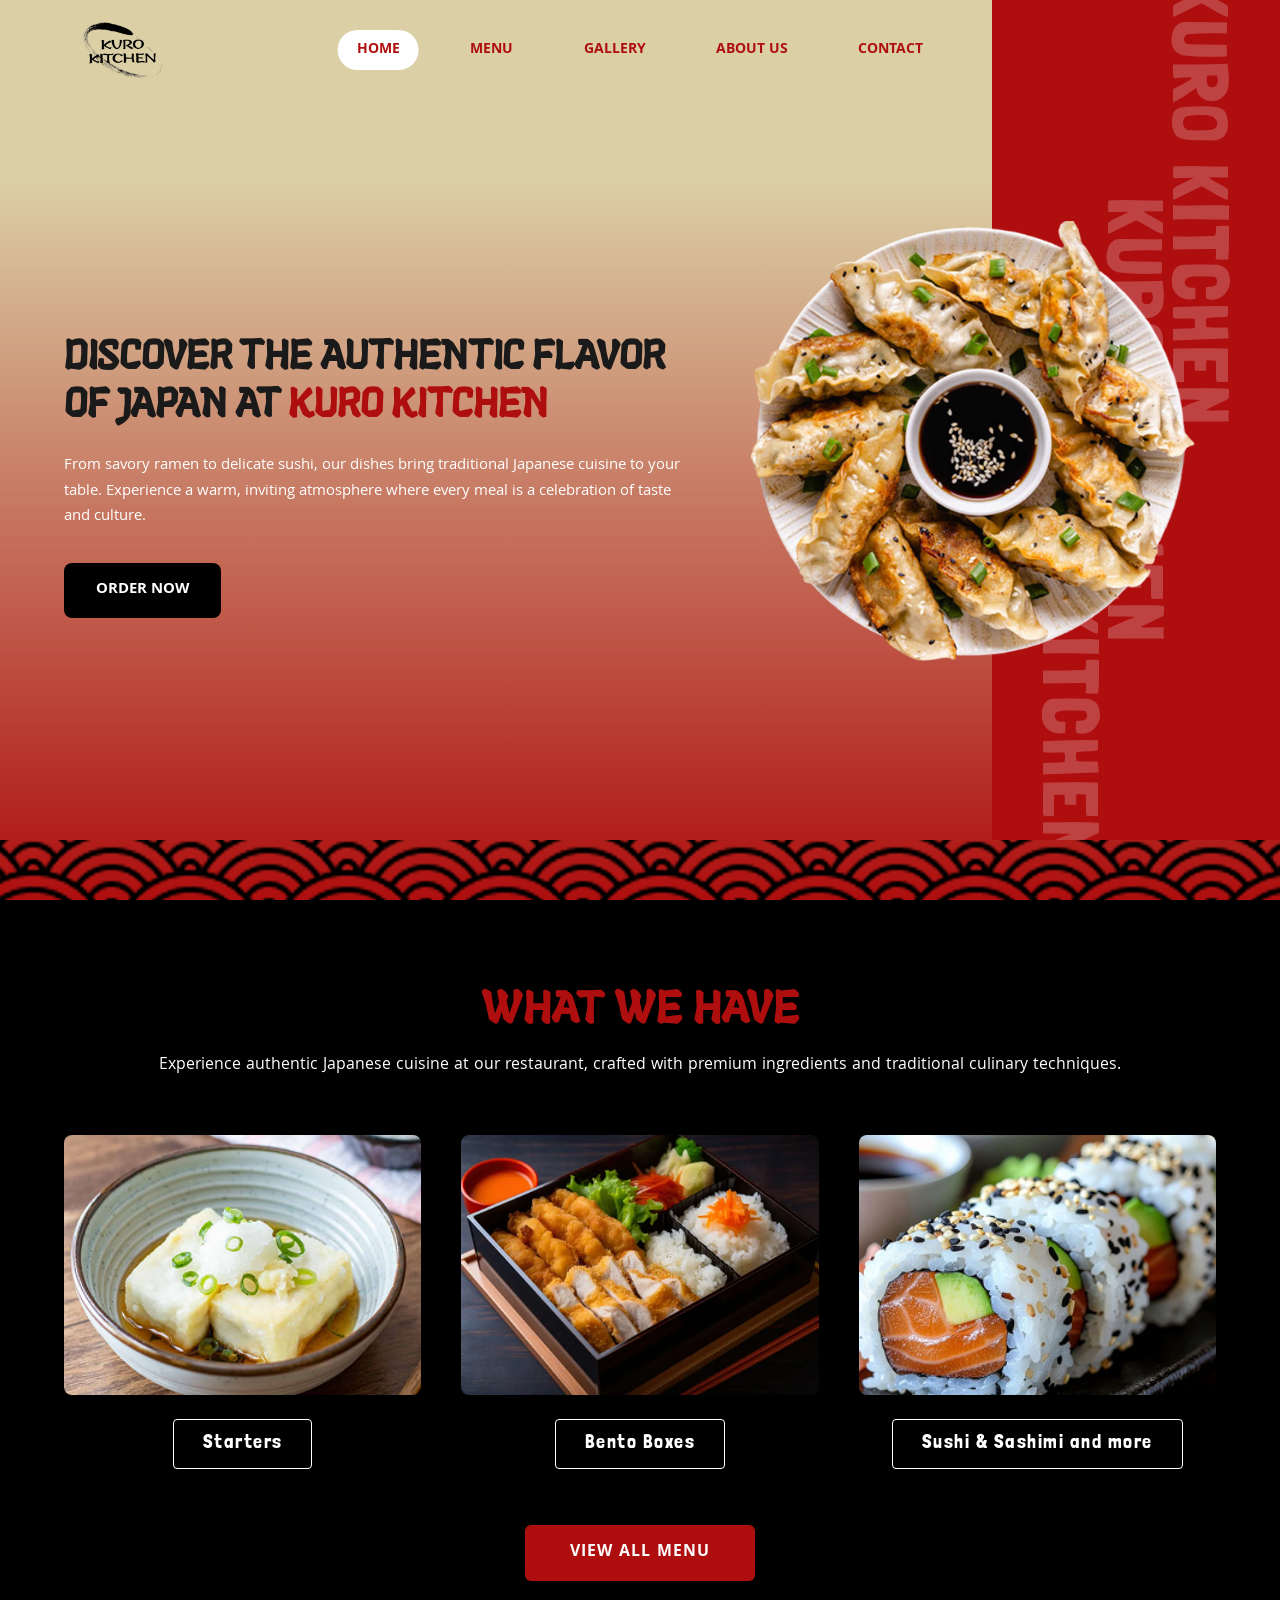
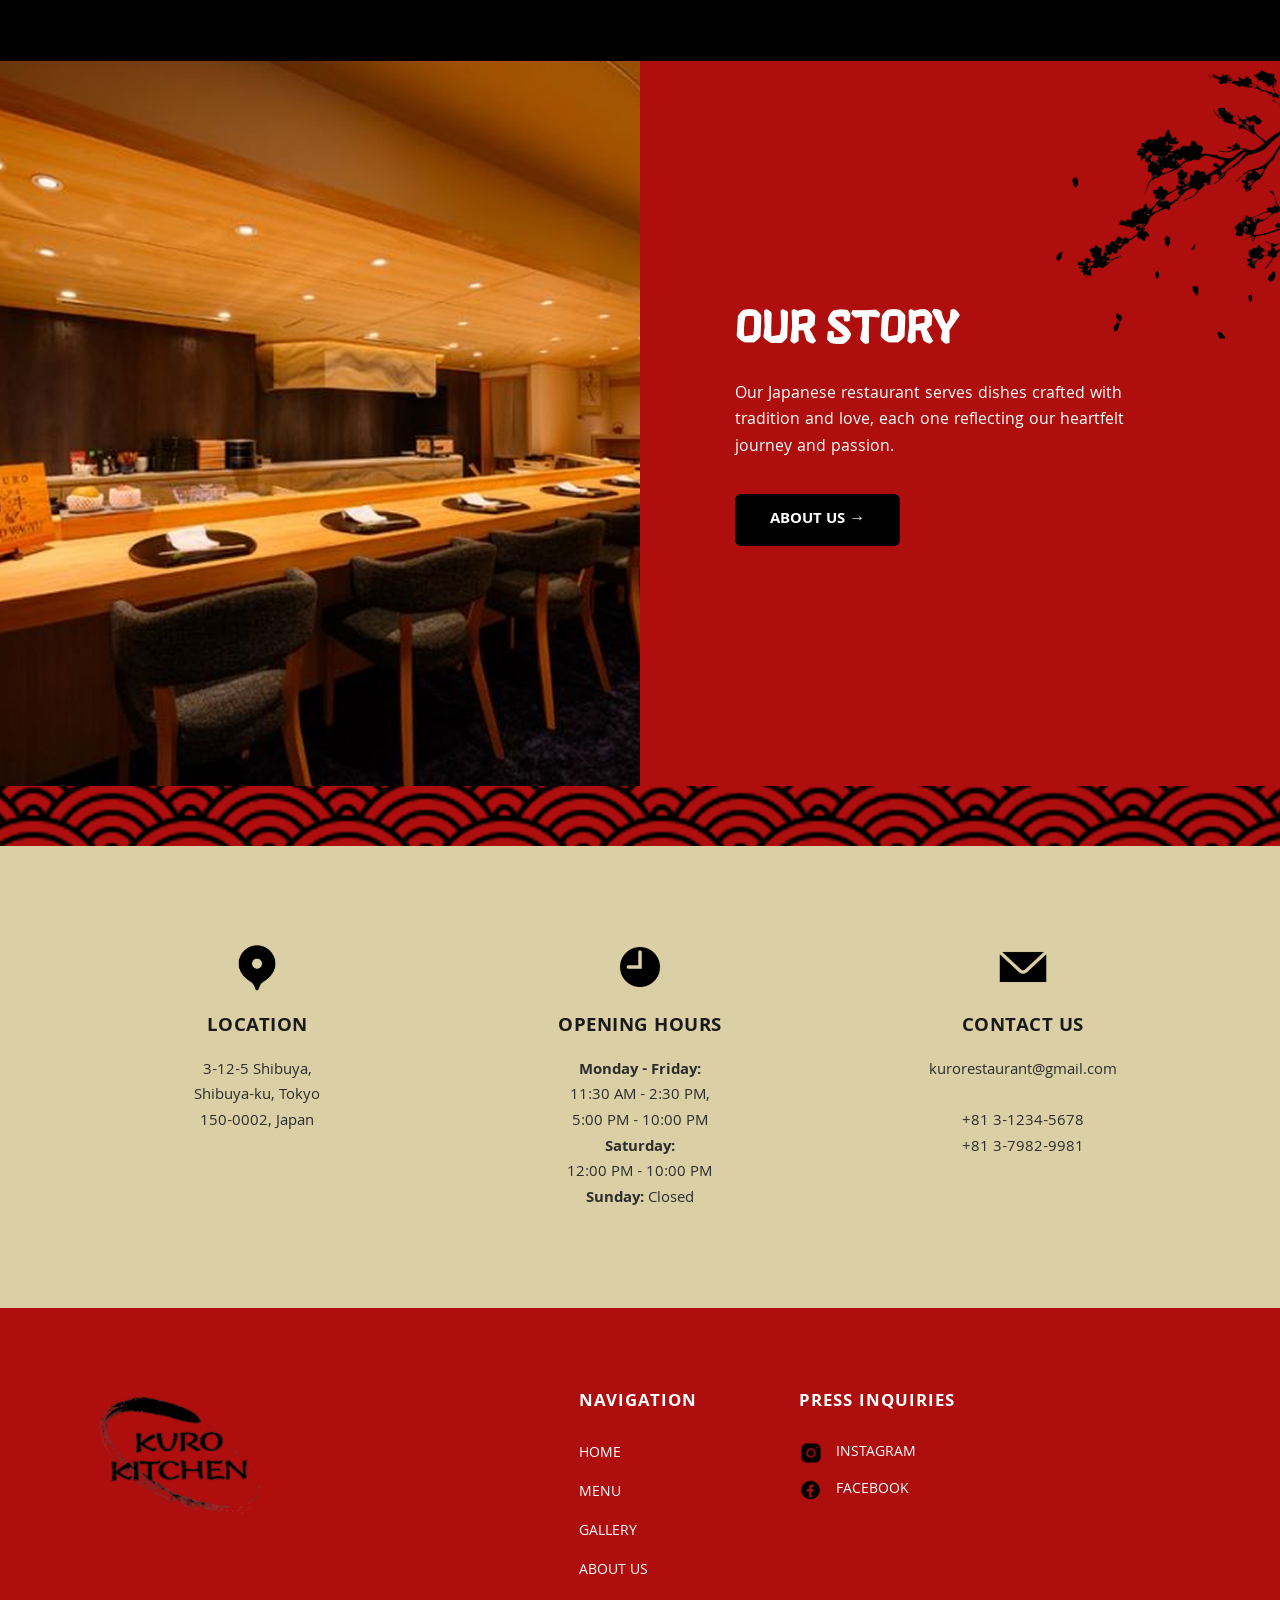
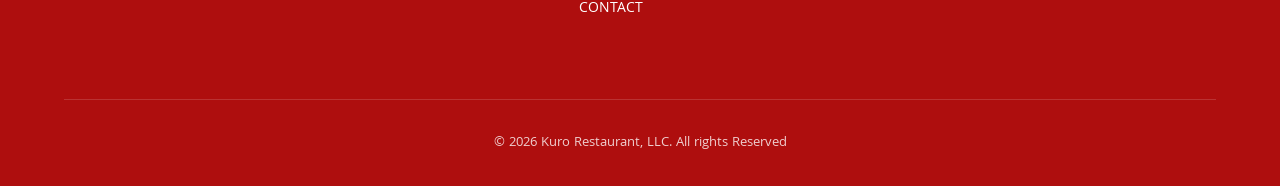
<file: Kuro Kitchen/index.html>
<!DOCTYPE html>
<html lang="en">

<head>
    <meta charset="UTF-8">
    <meta name="viewport" content="width=device-width, initial-scale=1.0">
    <title>Kuro Kitchen</title>
    <link rel="preconnect" href="https://fonts.googleapis.com">
    <link rel="preconnect" href="https://fonts.gstatic.com" crossorigin>
    <link href="https://fonts.googleapis.com/css2?family=Khula:wght@400;600;700&family=Langar&family=Londrina+Solid&display=swap" rel="stylesheet">
    <link rel="stylesheet" href="css/style.css">
</head>

<body>
    <!-- Global Navigation Header -->
    <header class="site-header">
        <div class="logo-container">
            <img src="images/kuro_kitchen_logo.png" alt="Kuro Kitchen Logo" class="logo-img">
        </div>
        <nav class="nav-links">
            <a href="index.html" class="active">HOME</a>
            <a href="menupage.html">MENU</a>
            <a href="#">GALLERY</a>
            <a href="#">ABOUT US</a>
            <a href="#">CONTACT</a>
        </nav>
    </header>

    <main>
        <!-- Home Page Landing Section -->
        <section class="landing-page">
            <div class="vertical-red-section">
                <div class="rotated-text-group">
                    <span class="kuro-text text-one">KURO KITCHEN</span>
                    <span class="kuro-text text-two">KURO KITCHEN</span>
                    <span class="kuro-text text-three">KURO KITCHEN</span>
                </div>
            </div>

            <div class="landing-content-wrapper">
                <div class="hero-text-content">
                    <h1>DISCOVER THE AUTHENTIC FLAVOR OF JAPAN AT <span class="brand-red">KURO KITCHEN</span></h1>
                    <p>From savory ramen to delicate sushi, our dishes bring traditional Japanese cuisine to your table. Experience a warm, inviting atmosphere where every meal is a celebration of taste and culture.</p>
                    <button id="orderBtn">ORDER NOW</button>
                </div>

                <div class="hero-visual-content">
                    <div class="food-plate-container">
                        <img src="images/food_plate.png" alt="Japanese Gyoza Plate" class="food-img">
                    </div>
                </div>
            </div>

            <div class="wave-divider">
                <img src="images/wave_divider.png" alt="Wave Divider" class="wave-img">
            </div>
        </section>

        <!-- What We Have Preview Section -->
        <section class="menu-preview-section">
            <div class="menu-preview-container">
                <h2 class="section-title">WHAT WE HAVE</h2>
                <p class="section-subtitle">Experience authentic Japanese cuisine at our restaurant, crafted with premium ingredients and traditional culinary techniques.</p>
                
                <div class="menu-cards-grid">
                    <div class="menu-preview-card">
                        <div class="preview-img-container">
                            <img src="images/starter.jpg" alt="Tofu Bowl" class="preview-img">
                        </div>
                        <div class="preview-label-box">
                            <span>Starters</span>
                        </div>
                    </div>

                    <div class="menu-preview-card">
                        <div class="preview-img-container">
                            <img src="images/bento_box.jpg" alt="Bento Boxes" class="preview-img">
                        </div>
                        <div class="preview-label-box">
                            <span>Bento Boxes</span>
                        </div>
                    </div>

                    <div class="menu-preview-card">
                        <div class="preview-img-container">
                            <img src="images/sashimi_sushi_more.jpg" alt="Sushi" class="preview-img">
                        </div>
                        <div class="preview-label-box">
                            <span>Sushi & Sashimi and more</span>
                        </div>
                    </div>
                </div>

                <!-- View Menu Button linked directly to menupage.html #starters -->
                <div class="view-menu-container">
                    <a href="menupage.html#starters" style="text-decoration: none;">
                        <button id="viewAllMenuBtn">VIEW ALL MENU</button>
                    </a>
                </div>
            </div>
        </section>

        <!-- Our Story Section -->
        <section class="about-story-section">
            <div class="about-grid-wrapper">
                <div class="about-image-container">
                    <img src="images/restaurant.jpg" alt="Kuro Kitchen Restaurant Interior" class="restaurant-img">
                </div>
                <div class="about-content-container">
                    <img src="images/tree.png" alt="Cherry Blossom Tree Branch" class="tree-decoration">
                    <div class="about-text-box">
                        <h2 class="story-title">OUR STORY</h2>
                        <p class="story-desc">Our Japanese restaurant serves dishes crafted with tradition and love, each one reflecting our heartfelt journey and passion.</p>
                        <button id="aboutUsBtn">ABOUT US &rarr;</button>
                    </div>
                </div>
            </div>

            <div class="wave-divider">
                <img src="images/wave_divider.png" alt="Wave Divider" class="wave-img">
            </div>
        </section>

        <!-- Contact / Info Section -->
        <section class="contact-info-section">
            <div class="contact-info-container">
                <div class="info-card">
                    <div class="info-icon-container">
                        <img src="images/location.png" alt="Location Icon" class="info-icon">
                    </div>
                    <h3>LOCATION</h3>
                    <p>3-12-5 Shibuya,<br>Shibuya-ku, Tokyo<br>150-0002, Japan</p>
                </div>

                <div class="info-card">
                    <div class="info-icon-container">
                        <img src="images/clock.png" alt="Clock Icon" class="info-icon">
                    </div>
                    <h3>OPENING HOURS</h3>
                    <p>
                        <strong>Monday - Friday:</strong><br>
                        11:30 AM - 2:30 PM,<br>
                        5:00 PM - 10:00 PM<br>
                        <strong>Saturday:</strong><br>
                        12:00 PM - 10:00 PM<br>
                        <strong>Sunday:</strong> Closed
                    </p>
                </div>

                <div class="info-card">
                    <div class="info-icon-container">
                        <img src="images/envelope.png" alt="Envelope Icon" class="info-icon">
                    </div>
                    <h3>CONTACT US</h3>
                    <p class="email-single-line">
                        kurorestaurant@gmail.com<br><br>
                        +81 3-1234-5678<br>
                        +81 3-7982-9981
                    </p>
                </div>
            </div>
        </section>

        <!-- Footer Section -->
        <footer class="site-footer-bottom">
            <div class="footer-content-container">
                <div class="footer-logo-col">
                    <img src="images/kuro_kitchen_logo.png" alt="Kuro Kitchen Logo" class="footer-logo">
                </div>
                
                <div class="footer-links-group">
                    <div class="footer-nav-col">
                        <h4>NAVIGATION</h4>
                        <ul>
                            <li><a href="index.html">HOME</a></li>
                            <li><a href="menupage.html">MENU</a></li>
                            <li><a href="#">GALLERY</a></li>
                            <li><a href="#">ABOUT US</a></li>
                            <li><a href="#">CONTACT</a></li>
                        </ul>
                    </div>

                    <div class="footer-social-col">
                        <h4>PRESS INQUIRIES</h4>
                        <ul class="social-list">
                            <li>
                                <a href="#">
                                    <img src="images/instagram.png" alt="Instagram Icon" class="social-icon">
                                    <span>INSTAGRAM</span>
                                </a>
                            </li>
                            <li>
                                <a href="#">
                                    <img src="images/facebook.png" alt="Facebook Icon" class="social-icon">
                                    <span>FACEBOOK</span>
                                </a>
                            </li>
                        </ul>
                    </div>
                </div>
            </div>

            <div class="footer-copyright">
                <p>&copy; 2026 Kuro Restaurant, LLC. All rights Reserved</p>
            </div>
        </footer>
    </main>
</body>

</html>
</file>
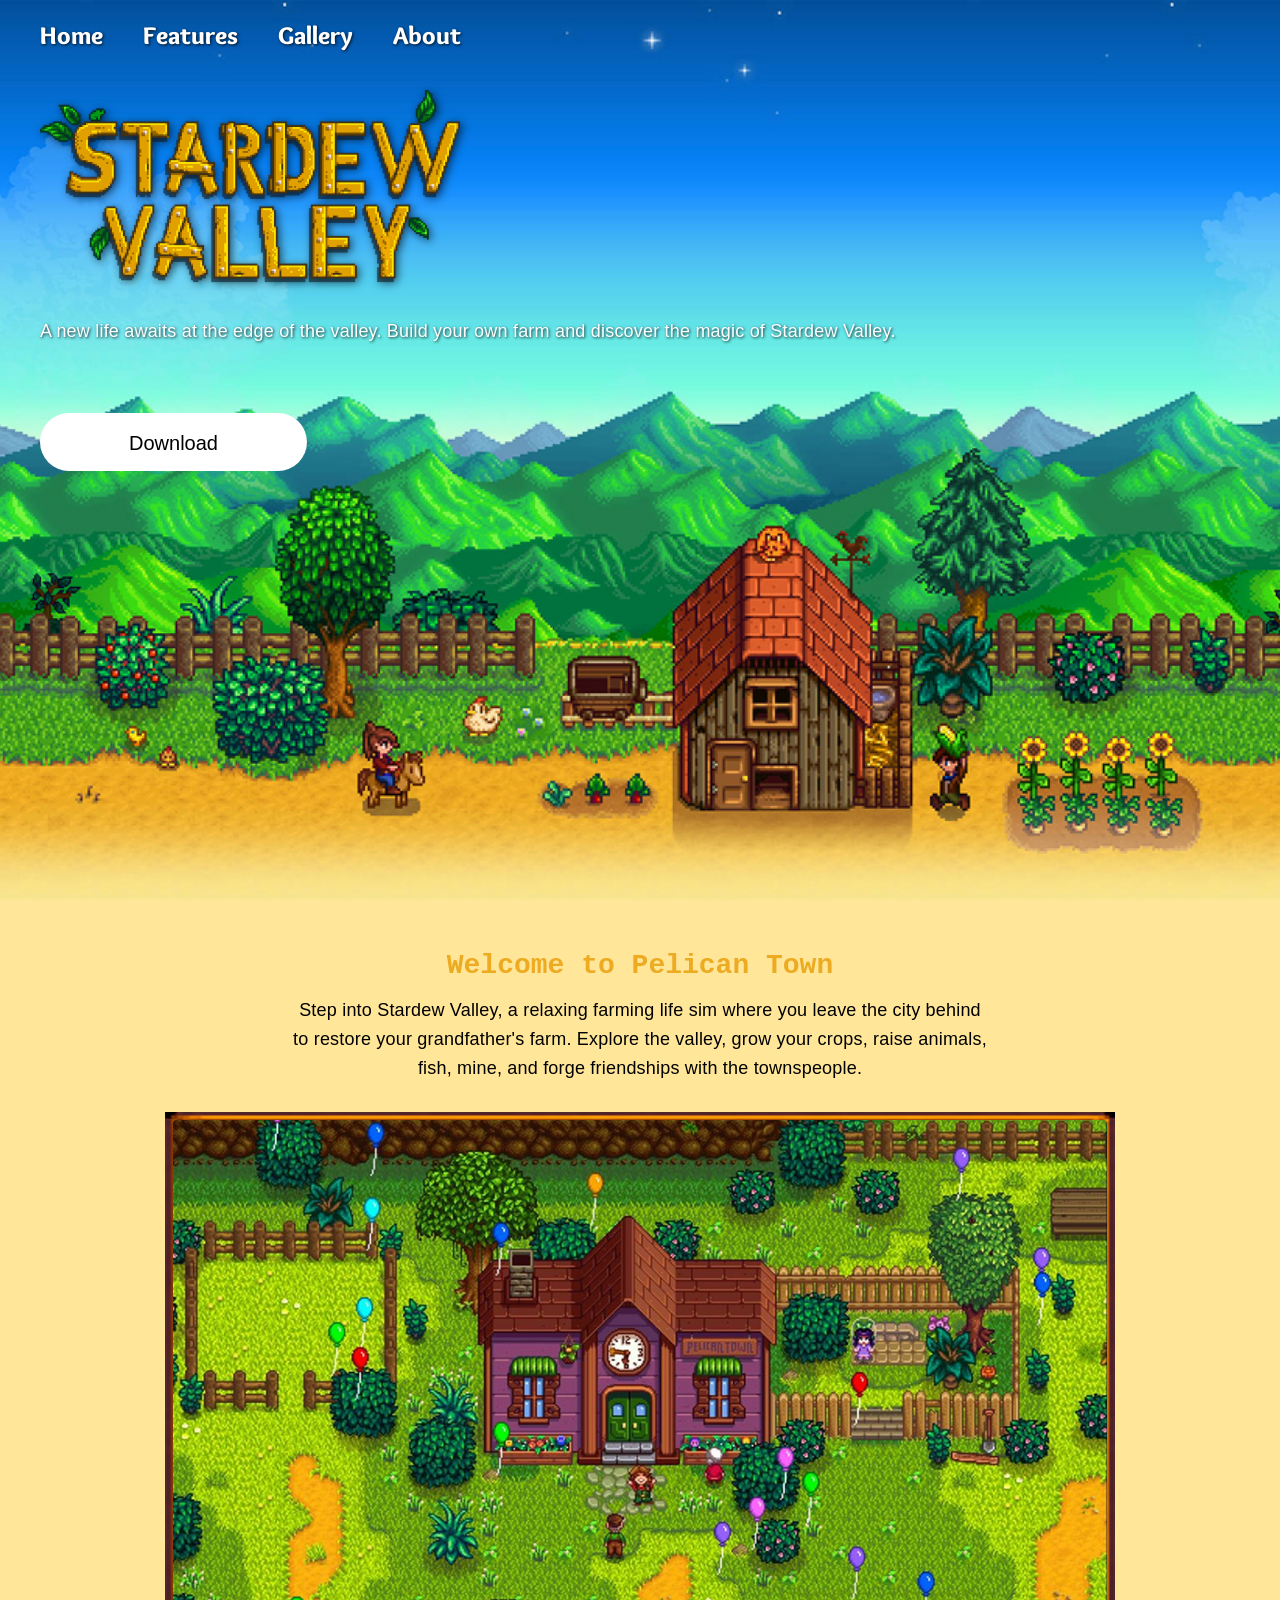
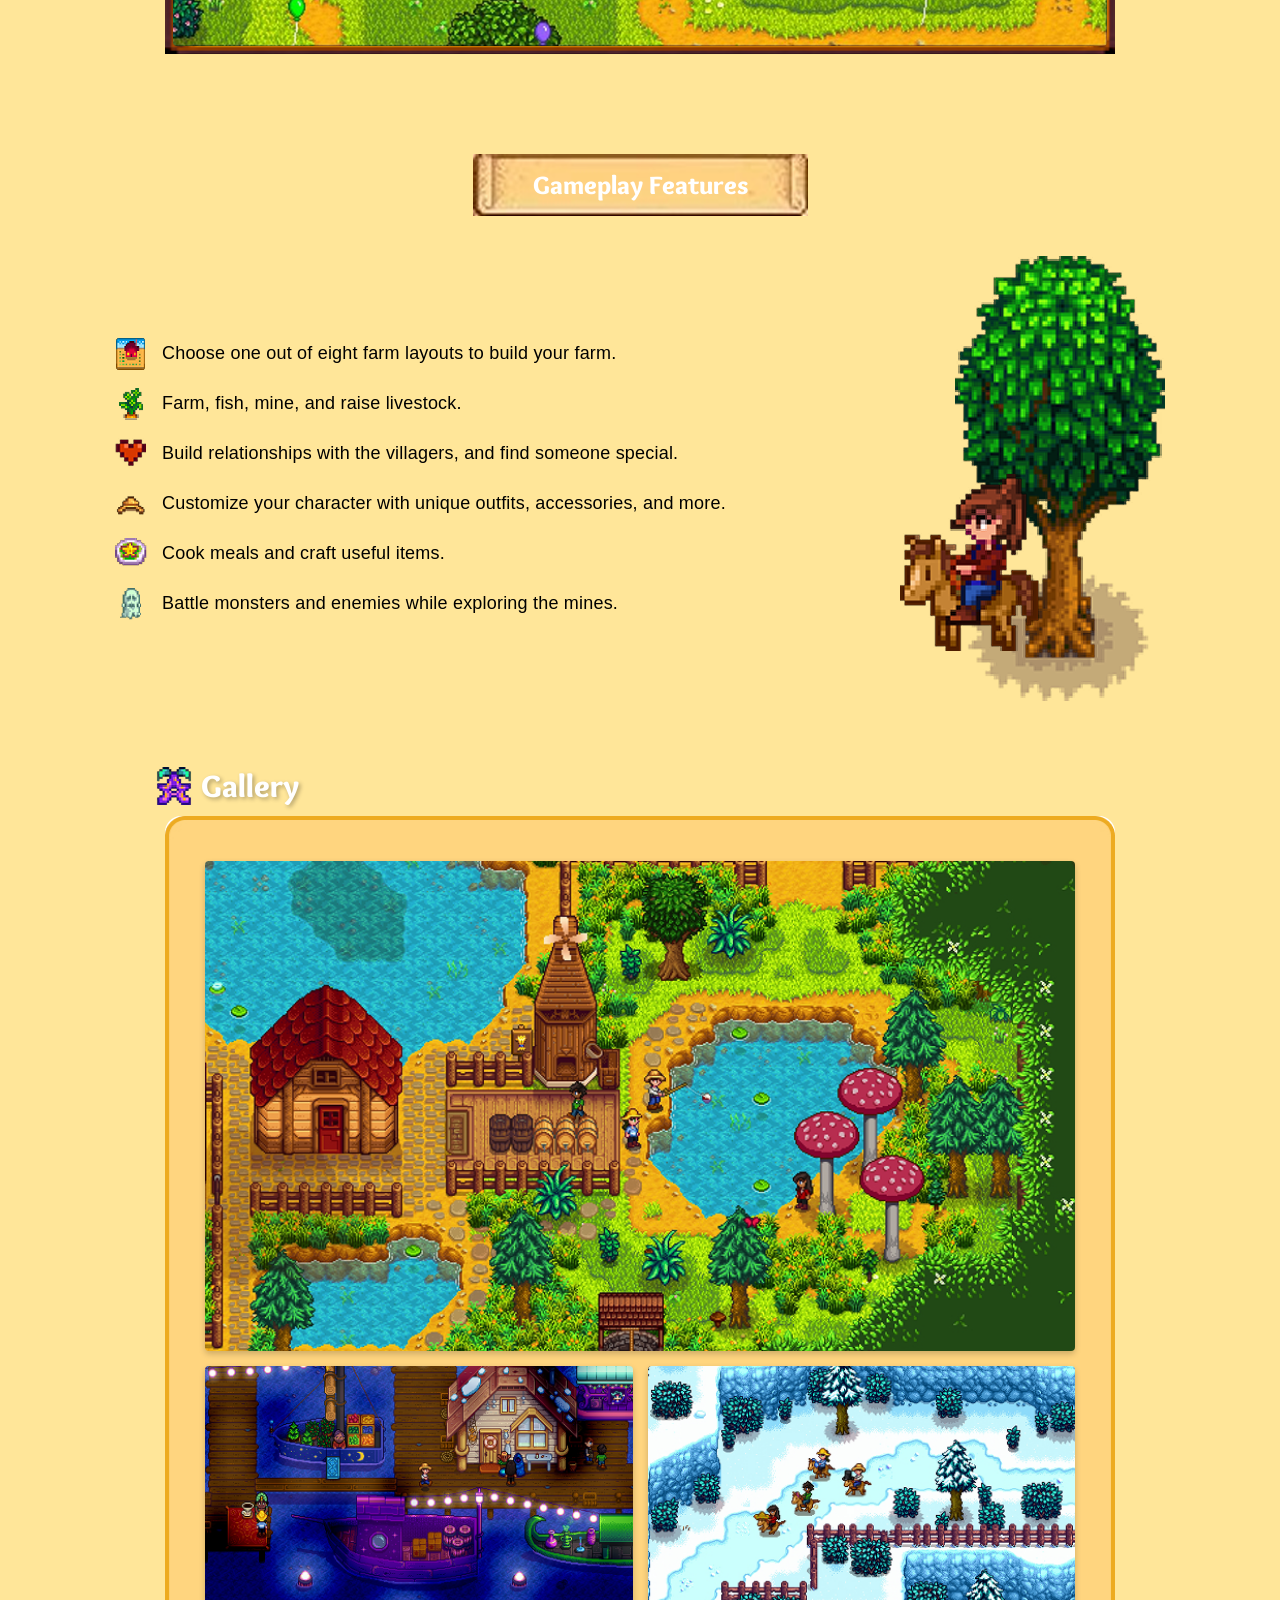
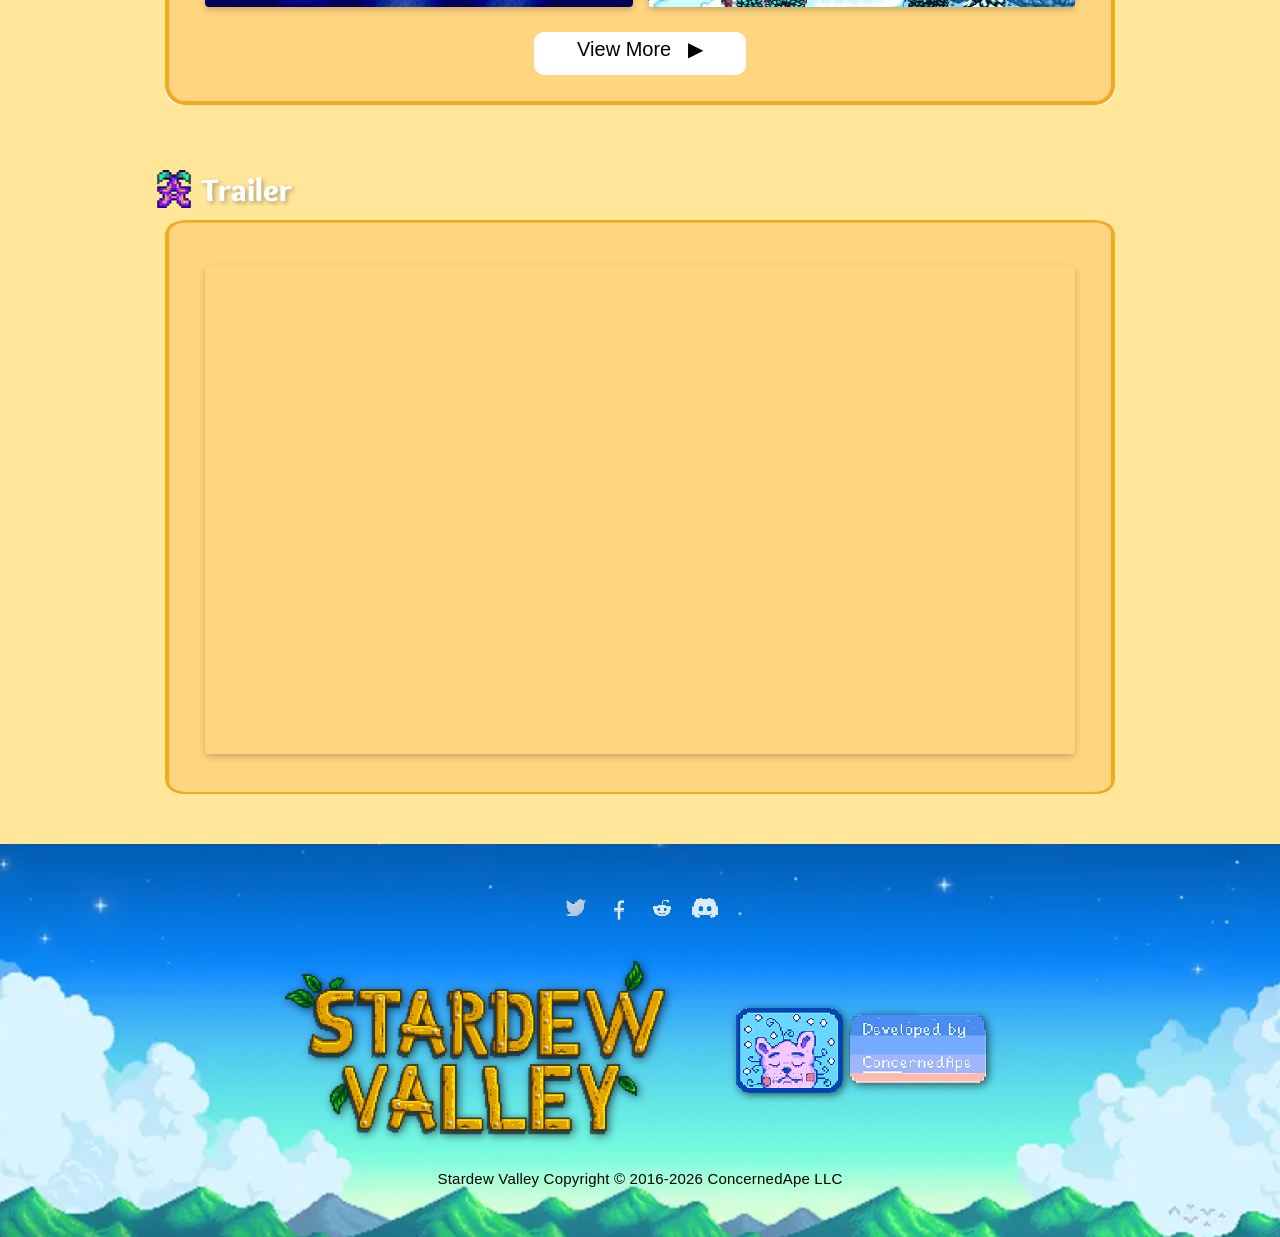
<file: Stardew Valley/index.html>
<!DOCTYPE html>
<html lang="en">

    <head>
        <meta charset="UTF-8">
        <meta name="viewport" content="width=device-width, initial-scale=1.0">
        <title>Stardew Valley</title>
        <link rel="stylesheet" href="css/style.css">
        <link rel="preconnect" href="https://fonts.googleapis.com">
        <link rel="preconnect" href="https://fonts.gstatic.com" crossorigin>
        <link href="https://fonts.googleapis.com/css2?family=Overlock:ital,wght@0,400;0,700;0,900;1,400;1,700;1,900&display=swap" rel="stylesheet">
    </head>

    <!-- Home -->
    <body>  
        <main>
            <section id="home" class="hero-section">
                <img src="images/hero-bg.jpg" alt="Stardew Valley Farm Background" class="hero-bg-img">
                
                <div class="hero-content">
                    <header>
                        <nav class="navbar">
                            <div class="nav-links">
                                <a href="#home">Home</a>
                                <a href="#features">Features</a>
                                <a href="#gallery">Gallery</a>
                                <a href="#about">About</a>
                            </div>
                        </nav>
                    </header>

                    <div class="hero-inner">
                        <a href="#home">
                            <img src="images/stardew-logo.png" alt="Stardew Valley Logo" class="hero-logo">
                        </a>
                        <p class="hero-subtitle">A new life awaits at the edge of the valley. Build your own farm and discover the magic of Stardew Valley.</p>
                        <br>
                        <br>
                        <a href="#download" class="download-btn">Download</a>
                    </div>
                </div>
            </section>

            <!-- Introduction -->
            <section id="features" class="intro-section">
                <div class="intro-content">
                    <h2 class="intro-title">Welcome to Pelican Town</h2>
                    <p class="intro-text">
                        Step into Stardew Valley, a relaxing farming life sim where you leave the city behind to restore your grandfather's farm. Explore the valley, grow your crops, raise animals, fish, mine, and forge friendships with the townspeople.
                    </p>
                </div>
                
                <div class="intro-image-container">
                    <div class="intro-image-box">
                        <img src="images/pelican-town.jpg" alt="Pelican Town" class="intro-image">
                    </div>
                </div>
            </section>

            <!-- Gameplay Features -->
            <section class="features-section">
                <div class="features-title-container">
                    <h2 class="features-title">Gameplay Features</h2>
                </div>
                
                <div class="features-content-wrapper">
                    <!-- Left Column: Feature List -->
                    <ul class="features-list">
                        <li>
                            <img src="images/map.png" alt="Farm Layouts Icon" class="feature-icon">
                            <p>Choose one out of eight farm layouts to build your farm.</p>
                        </li>
                        <li>
                            <img src="images/farm.png" alt="Farming Icon" class="feature-icon">
                            <p>Farm, fish, mine, and raise livestock.</p>
                        </li>
                        <li>
                            <img src="images/heart.png" alt="Relationships Icon" class="feature-icon">
                            <p>Build relationships with the villagers, and find someone special.</p>
                        </li>
                        <li>
                            <img src="images/hat.png" alt="Customization Icon" class="feature-icon">
                            <p>Customize your character with unique outfits, accessories, and more.</p>
                        </li>
                        <li>
                            <img src="images/cook.png" alt="Cooking Icon" class="feature-icon">
                            <p>Cook meals and craft useful items.</p>
                        </li>
                        <li>
                            <img src="images/battle.png" alt="Battle Icon" class="feature-icon">
                            <p>Battle monsters and enemies while exploring the mines.</p>
                        </li>
                    </ul>

                    <!-- Right Column: Tree and NPC -->
                    <div class="features-graphic">
                        <img src="images/tree.png" alt="Tree" class="feature-tree">
                        <img src="images/npc.png" alt="NPC on Horse" class="feature-npc">
                    </div>
                </div>
            </section>

            <!-- Gallery -->
            <section id="gallery" class="gallery-section">
                <div class="gallery-wrapper">
                    
                    <div class="gallery-header">
                        <img src="images/gallery1.png" alt="Gallery Icon" class="gallery-icon">
                        <h2 class="gallery-title">Gallery</h2>
                    </div>
                    
                    <div class="gallery-box">
                        <div class="gallery-main-container">
                            <img src="images/gameplay1.jpg" alt="Stardew Valley Gameplay 1" class="gallery-main-img">
                        </div>

                        <div class="gallery-grid">
                            <img src="images/gameplay2.jpg" alt="Stardew Valley Gameplay 2" class="gallery-sub-img">
                            <img src="images/gameplay3.jpg" alt="Stardew Valley Gameplay 3" class="gallery-sub-img">
                        </div>

                        <div class="gallery-btn-container">
                            <a href="#more" class="view-more-btn">View More&nbsp;&nbsp; &#9654;</a>
                        </div>
                    </div>
                </div>
            </section>

            <!-- Trailer -->
            <section id="trailer" class="trailer-section">
                <div class="trailer-wrapper">
                    
                    <div class="trailer-header">
                        <img src="images/gallery1.png" alt="Trailer Icon" class="trailer-icon">
                        <h2 class="trailer-title">Trailer</h2>
                    </div>
                    
                    <div class="trailer-box">
                        <div class="video-container">
                            <iframe src="https://www.youtube.com/embed/ot7uXNQskhs" title="Stardew Valley Trailer" allow="accelerometer; autoplay; clipboard-write; encrypted-media; gyroscope; picture-in-picture" allowfullscreen></iframe>
                        </div>
                    </div>

                </div>
            </section>
        </main>

        <!-- About -->
        <section id="about" class="about-section">
            <img src="images/sky.jpg" alt="Stardew Valley Background" class="about-bg-img">
            
            <div class="about-content">
                <div class="social-links">
                    <a href="https://twitter.com" target="_blank">
                        <img src="images/twitter.png" alt="Twitter">
                    </a>
                    <a href="https://facebook.com" target="_blank">
                        <img src="images/facebook.png" alt="Facebook">
                    </a>
                    <a href="https://reddit.com" target="_blank">
                        <img src="images/reddit.png" alt="Reddit">
                    </a>
                    <a href="https://discord.com" target="_blank">
                        <img src="images/discord.png" alt="Discord">
                    </a>
                </div>

                <div class="about-main">
                    <img src="images/stardew-logo.png" alt="Stardew Valley Logo" class="about-logo">
                    <img src="images/company.png" alt="Developed by ConcernedApe" class="about-company">
                </div>

                <footer class="about-footer">
                    <p>Stardew Valley Copyright © 2016-2026 ConcernedApe LLC</p>
                </footer>
            </div>
        </section>

    </body>
</html>
</file>
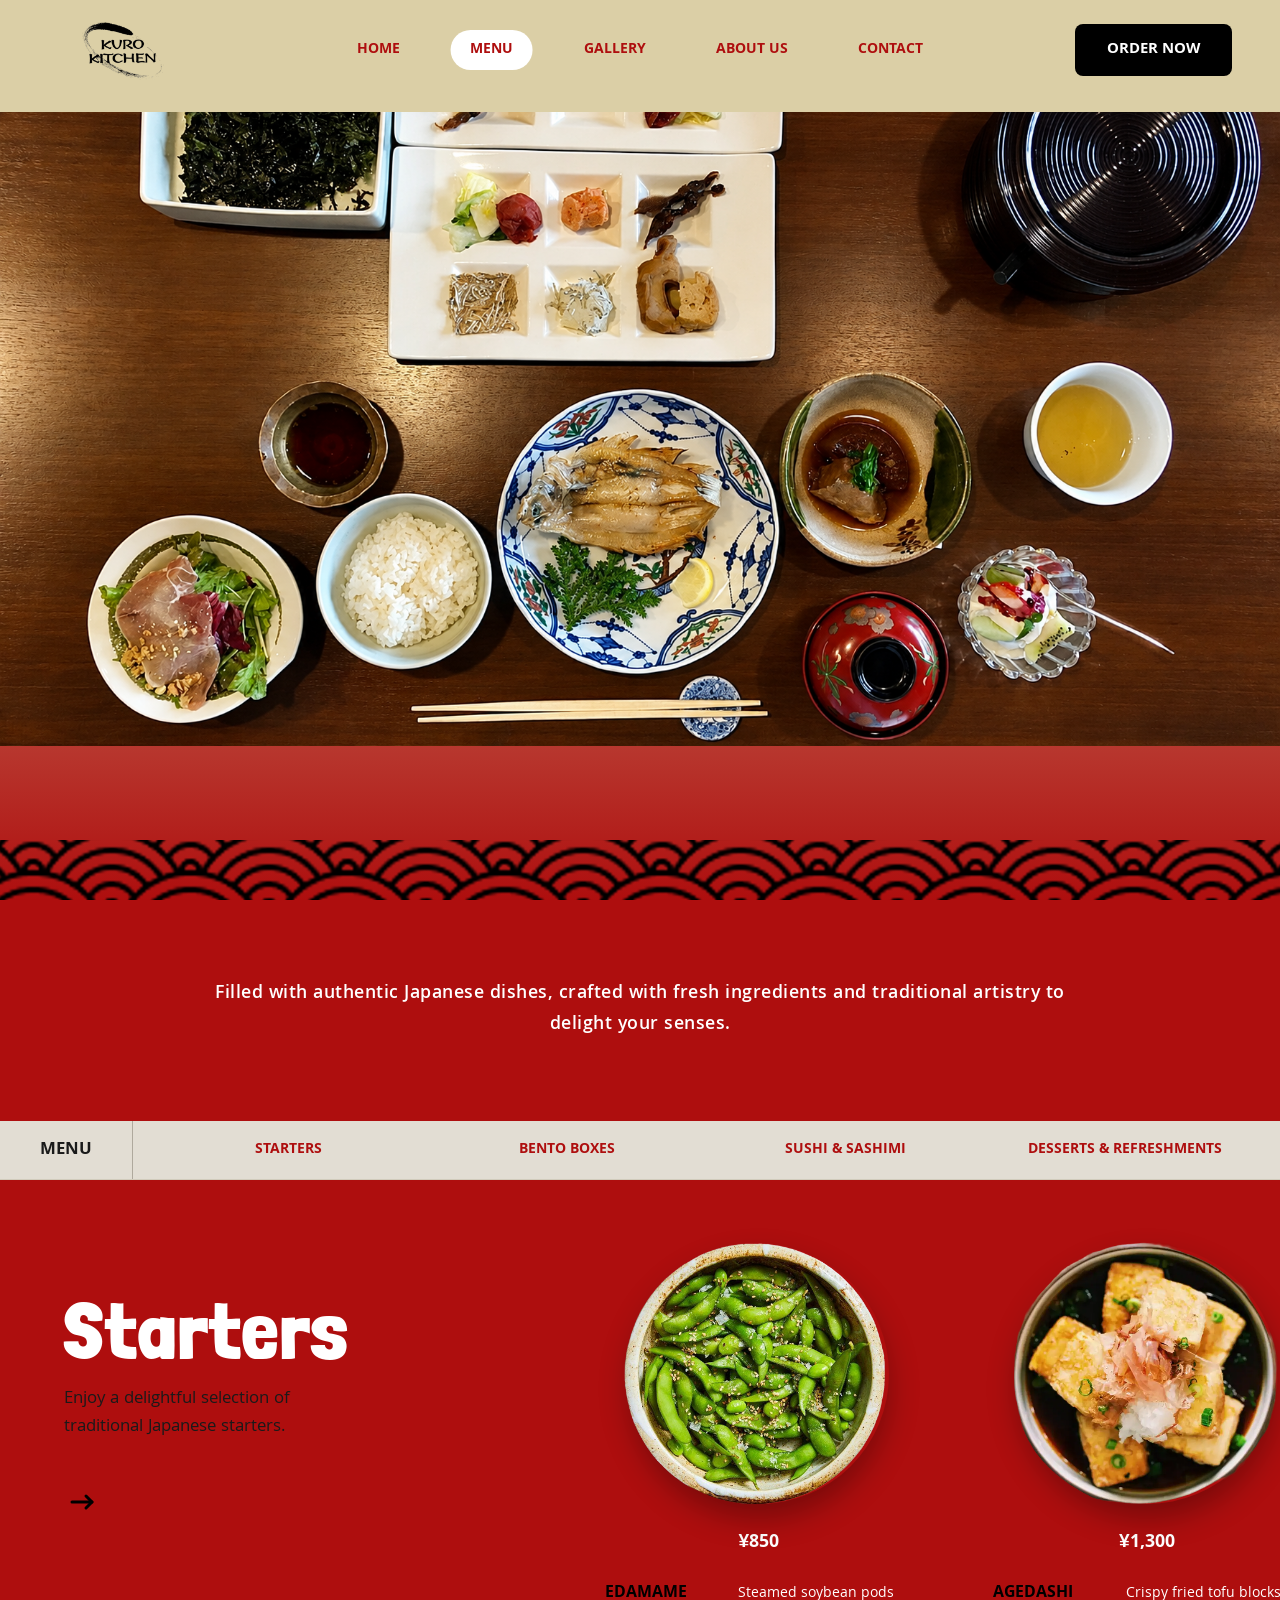
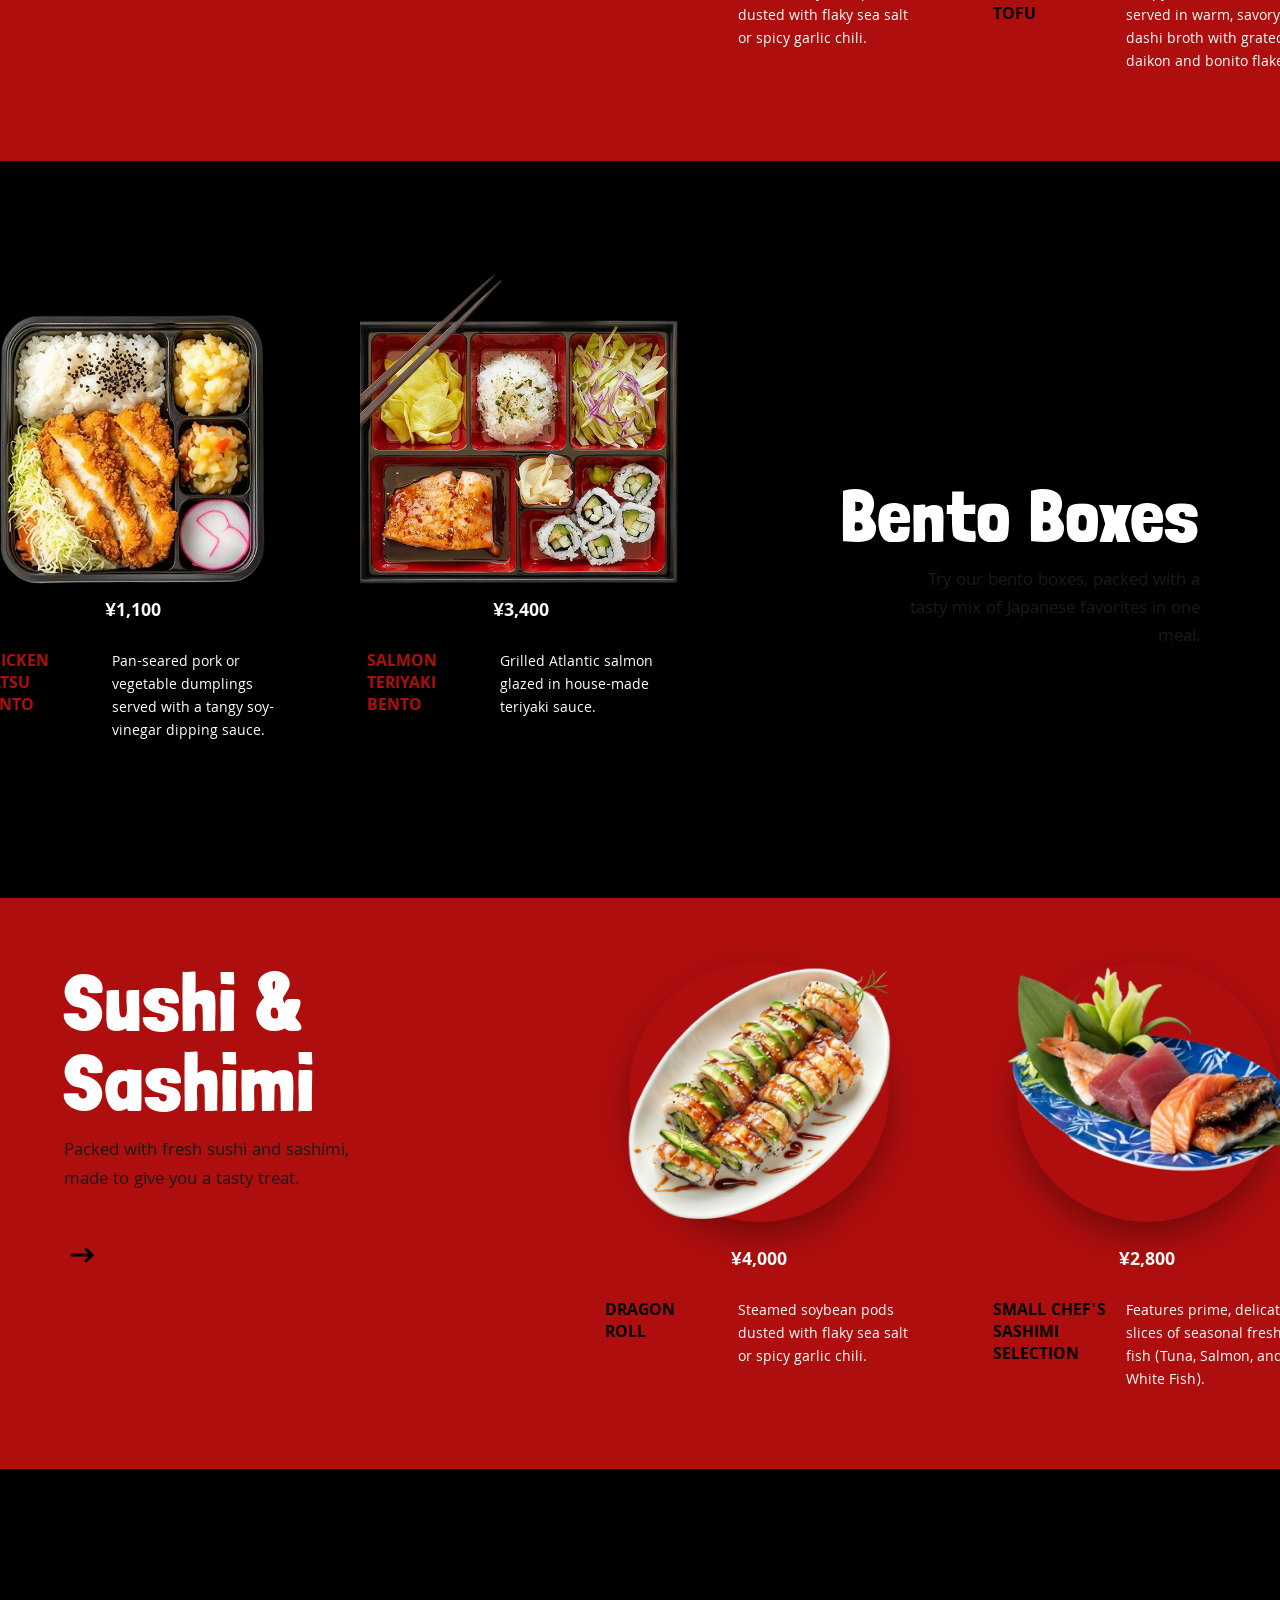
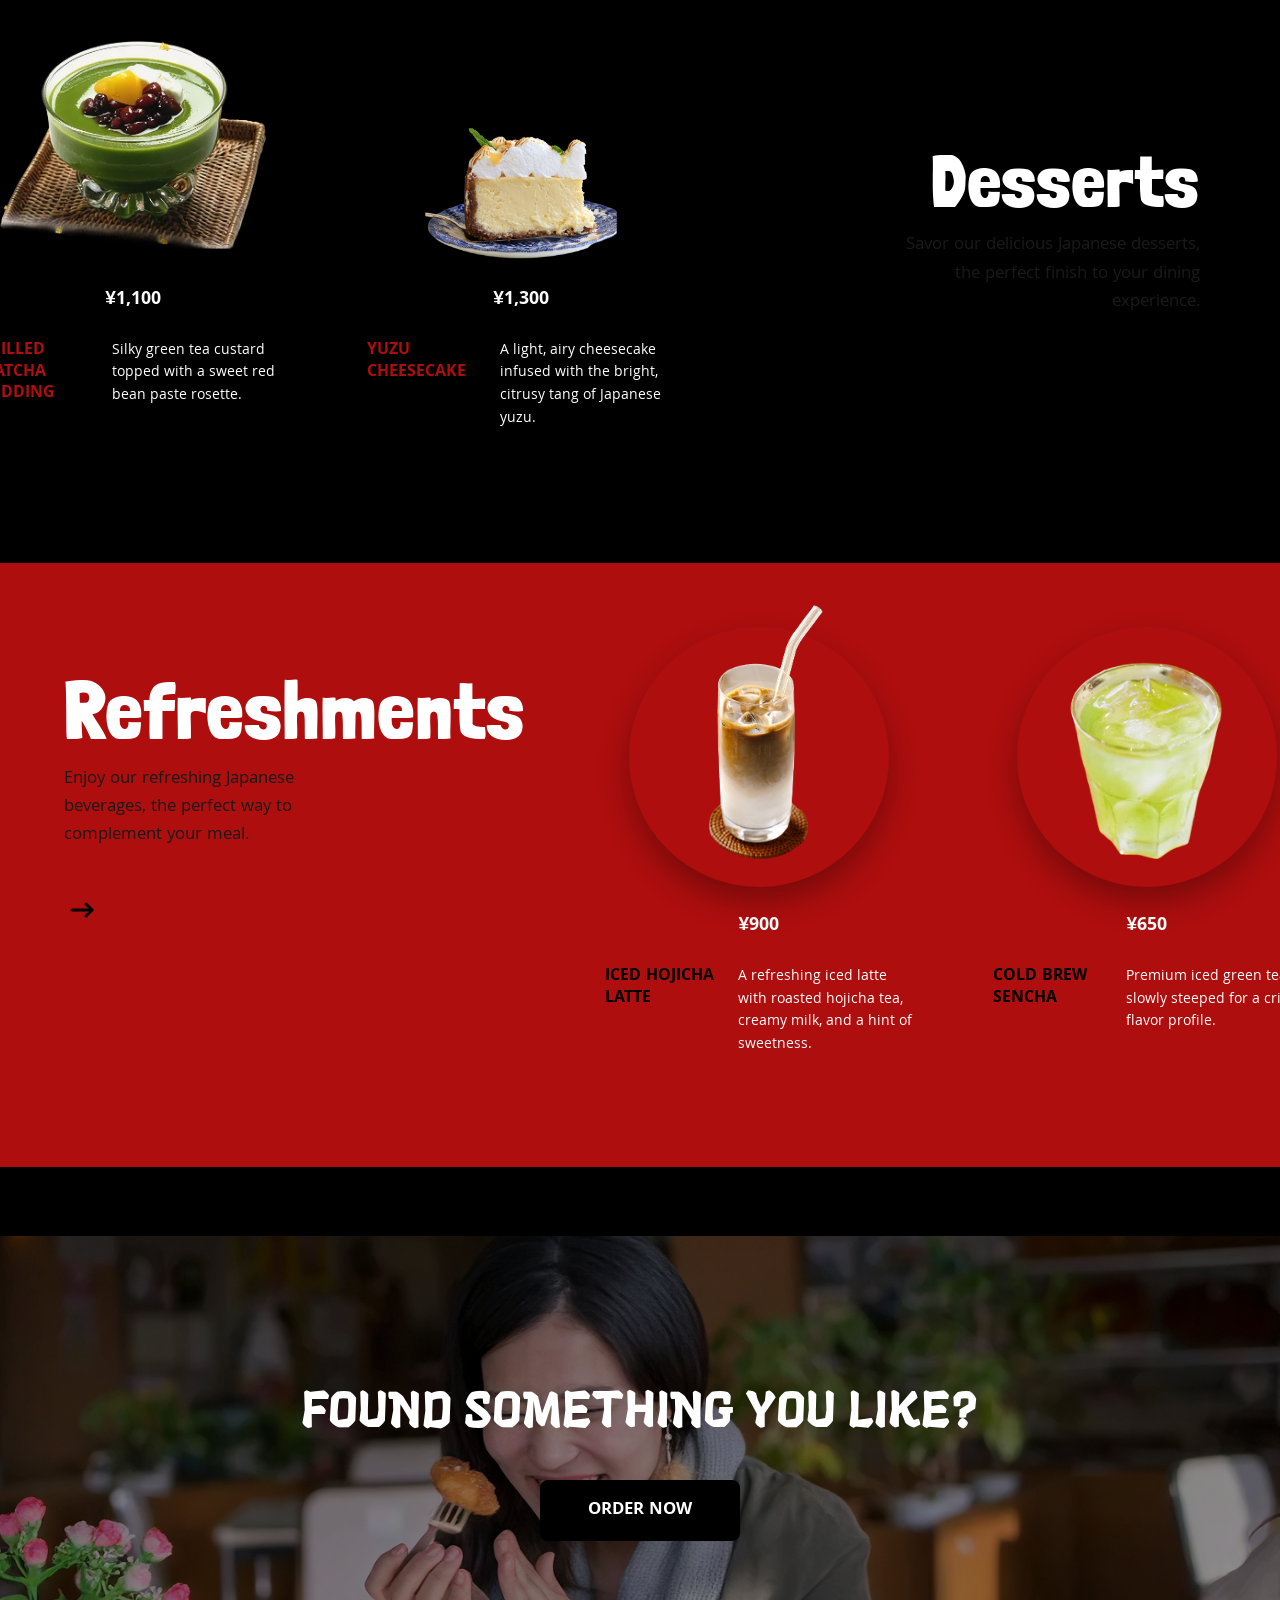
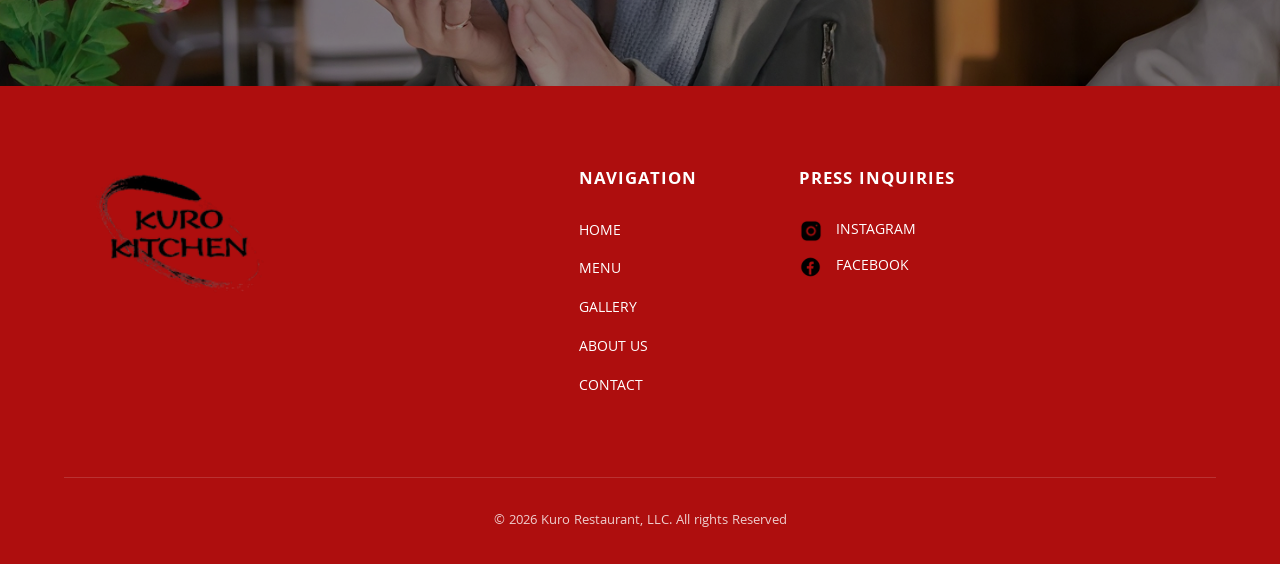
<file: Kuro Kitchen/menupage.html>
<!DOCTYPE html>
<html lang="en">

<head>
    <meta charset="UTF-8">
    <meta name="viewport" content="width=device-width, initial-scale=1.0">
    <title>Kuro Kitchen - Menu</title>
    <link rel="preconnect" href="https://fonts.googleapis.com">
    <link rel="preconnect" href="https://fonts.gstatic.com" crossorigin>
    <link href="https://fonts.googleapis.com/css2?family=Khula:wght@400;600;700&family=Langar&family=Londrina+Solid&display=swap" rel="stylesheet">
    <link rel="stylesheet" href="css/style.css">
</head>

<body>
    <!-- Floating Navigation Header -->
    <header class="site-header">
        <div class="logo-container">
            <a href="index.html">
                <img src="images/kuro_kitchen_logo.png" alt="Kuro Kitchen Logo" class="logo-img">
            </a>
        </div>
        <nav class="nav-links">
            <a href="index.html">HOME</a>
            <a href="menupage.html" class="active">MENU</a>
            <a href="#">GALLERY</a>
            <a href="#">ABOUT US</a>
            <a href="#">CONTACT</a>
        </nav>
        <div class="header-action">
            <a href="#" id="orderBtnHeader">ORDER NOW</a>
        </div>
    </header>

    <main>
        <!-- Menu Header / Foods Showcase Section -->
        <section class="menu-hero-section">
            <div class="menu-hero-image-container">
                <img src="images/foods.png" alt="Delicious Japanese Foods" class="foods-showcase-img">
            </div>

            <div class="wave-divider">
                <img src="images/wave_divider.png" alt="Wave Divider" class="wave-img">
            </div>
        </section>

        <!-- Descriptive Text Banner -->
        <div class="menu-banner-section">
            <div class="menu-banner-container">
                <p>Filled with authentic Japanese dishes, crafted with fresh ingredients and traditional artistry to delight your senses.</p>
            </div>
        </div>

        <!-- Menu Sub-Navigation Bar with Anchor Links -->
        <div class="menu-subnav-bar">
            <div class="subnav-title">MENU</div>
            <div class="subnav-links-container">
                <a href="#starters" class="active-category">STARTERS</a>
                <a href="#bento-boxes">BENTO BOXES</a>
                <a href="#sushi-sashimi">SUSHI & SASHIMI</a>
                <a href="#desserts">DESSERTS & REFRESHMENTS</a>
            </div>
        </div>

        <!-- START OF MANUAL GRADIENT WRAPPER -->
        <div class="menu-gradient-container">

            <!-- Starters Section (with ID for smooth scrolling anchor target) -->
            <section class="menu-carousel-section" id="starters">
                <div class="scroll-track" id="menuScrollTrack">
                    
                    <div class="carousel-intro-box">
                        <h2 class="carousel-intro-title">Starters</h2>
                        <p class="carousel-intro-desc">Enjoy a delightful selection of traditional Japanese starters.</p>
                        <div class="swipe-arrow">
                            <svg width="40" height="24" viewBox="0 0 24 24" fill="none" stroke="#000" stroke-width="3" stroke-linecap="round" stroke-linejoin="round">
                                <line x1="0" y1="12" x2="20" y2="12"></line>
                                <polyline points="14 6 20 12 14 18"></polyline>
                            </svg>
                        </div>
                    </div>

                    <div class="carousel-item first-item">
                        <div class="carousel-img-container">
                            <img src="images/edamame.png" alt="Edamame" class="carousel-img edamame-img" draggable="false">
                        </div>
                        <div class="carousel-price">¥850</div>
                        <div class="carousel-text-row">
                            <div class="carousel-item-title">EDAMAME</div>
                            <div class="carousel-item-desc">Steamed soybean pods dusted with flaky sea salt or spicy garlic chili.</div>
                        </div>
                    </div>

                    <div class="carousel-item">
                        <div class="carousel-img-container">
                            <img src="images/agedashi_tofu.png" alt="Agedashi Tofu" class="carousel-img tofu-img" draggable="false">
                        </div>
                        <div class="carousel-price">¥1,300</div>
                        <div class="carousel-text-row">
                            <div class="carousel-item-title">AGEDASHI TOFU</div>
                            <div class="carousel-item-desc">Crispy fried tofu blocks served in warm, savory dashi broth with grated daikon and bonito flakes.</div>
                        </div>
                    </div>

                    <div class="carousel-item">
                        <div class="carousel-img-container">
                            <img src="images/gyoza.png" alt="Gyoza" class="carousel-img gyoza-img" draggable="false">
                        </div>
                        <div class="carousel-price">¥1,900</div>
                        <div class="carousel-text-row">
                            <div class="carousel-item-title">GYOZA</div>
                            <div class="carousel-item-desc">Pan-seared pork or vegetable dumplings served with a tangy soy-vinegar dipping sauce.</div>
                        </div>
                    </div>

                    <div class="carousel-item">
                        <div class="carousel-img-container">
                            <img src="images/chicken_karaage.png" alt="Chicken Karaage" class="carousel-img karaage-img" draggable="false">
                        </div>
                        <div class="carousel-price">¥1,700</div>
                        <div class="carousel-text-row">
                            <div class="carousel-item-title">CHICKEN<br>KARAAGE</div>
                            <div class="carousel-item-desc">Japanese-style crispy fried chicken thigh nuggets served with a squeeze of fresh lemon and spicy kewpie mayo.</div>
                        </div>
                    </div>

                </div>
            </section>

            <!-- Transition Space Banner -->
            <div class="category-transition-banner"></div>

            <!-- Bento Boxes Section (with ID) -->
            <section class="menu-carousel-section bento-carousel" id="bento-boxes">
                <div class="scroll-track" id="bentoScrollTrack">
                    
                    <div class="carousel-item bento-item first-bento-item">
                        <div class="carousel-img-container bento-container">
                            <img src="images/beef_yakiniku_bento.png" alt="Beef Yakiniku Bento" class="carousel-img bento-img yakiniku-img" draggable="false">
                        </div>
                        <div class="carousel-price">¥1,300</div>
                        <div class="carousel-text-row">
                            <div class="carousel-item-title bento-title">BEEF<br>YAKINIKU<br>BENTO</div>
                            <div class="carousel-item-desc">Tender, thinly sliced beef stir-fried with onions in a sweet, savory, and smoky Japanese barbecue sauce.</div>
                        </div>
                    </div>

                    <div class="carousel-item bento-item">
                        <div class="carousel-img-container bento-container">
                            <img src="images/chicken_katsu_bento.png" alt="Chicken Katsu Bento" class="carousel-img bento-img katsu-img" draggable="false">
                        </div>
                        <div class="carousel-price">¥1,100</div>
                        <div class="carousel-text-row">
                            <div class="carousel-item-title bento-title">CHICKEN<br>KATSU<br>BENTO</div>
                            <div class="carousel-item-desc">Pan-seared pork or vegetable dumplings served with a tangy soy-vinegar dipping sauce.</div>
                        </div>
                    </div>

                    <div class="carousel-item bento-item last-bento-item">
                        <div class="carousel-img-container bento-container">
                            <img src="images/salmon_teriyaki_bento.png" alt="Salmon Teriyaki Bento" class="carousel-img bento-img salmon-img" draggable="false">
                        </div>
                        <div class="carousel-price">¥3,400</div>
                        <div class="carousel-text-row">
                            <div class="carousel-item-title bento-title">SALMON<br>TERIYAKI<br>BENTO</div>
                            <div class="carousel-item-desc">Grilled Atlantic salmon glazed in house-made teriyaki sauce.</div>
                        </div>
                    </div>

                    <div class="carousel-intro-box bento-intro-box">
                        <h2 class="carousel-intro-title">Bento Boxes</h2>
                        <p class="carousel-intro-desc">Try our bento boxes, packed with a tasty mix of Japanese favorites in one meal.</p>
                        <div class="swipe-arrow reversed-arrow">
                            <svg width="40" height="24" viewBox="0 0 24 24" fill="none" stroke="#000" stroke-width="3" stroke-linecap="round" stroke-linejoin="round">
                                <line x1="24" y1="12" x2="4" y2="12"></line>
                                <polyline points="10 6 4 12 10 18"></polyline>
                            </svg>
                        </div>
                    </div>

                </div>
            </section>

            <!-- Transition Space Banner -->
            <div class="category-transition-banner"></div>

            <!-- Sushi & Sashimi Section (with ID) -->
            <section class="menu-carousel-section" id="sushi-sashimi">
                <div class="scroll-track" id="sushiScrollTrack">
                    
                    <div class="carousel-intro-box">
                        <h2 class="carousel-intro-title">Sushi &<br>Sashimi</h2>
                        <p class="carousel-intro-desc">Packed with fresh sushi and sashimi, made to give you a tasty treat.</p>
                        <div class="swipe-arrow">
                            <svg width="40" height="24" viewBox="0 0 24 24" fill="none" stroke="#000" stroke-width="3" stroke-linecap="round" stroke-linejoin="round">
                                <line x1="0" y1="12" x2="20" y2="12"></line>
                                <polyline points="14 6 20 12 14 18"></polyline>
                            </svg>
                        </div>
                    </div>

                    <div class="carousel-item first-item">
                        <div class="carousel-img-container">
                            <img src="images/dragon_roll.png" alt="Dragon Roll" class="carousel-img dragon-roll-img" draggable="false">
                        </div>
                        <div class="carousel-price">¥4,000</div>
                        <div class="carousel-text-row">
                            <div class="carousel-item-title">DRAGON<br>ROLL</div>
                            <div class="carousel-item-desc">Steamed soybean pods dusted with flaky sea salt or spicy garlic chili.</div>
                        </div>
                    </div>

                    <div class="carousel-item">
                        <div class="carousel-img-container">
                            <img src="images/sashimi_selection.png" alt="Small Chef's Sashimi Selection" class="carousel-img sashimi-selection-img" draggable="false">
                        </div>
                        <div class="carousel-price">¥2,800</div>
                        <div class="carousel-text-row">
                            <div class="carousel-item-title">SMALL CHEF'S<br>SASHIMI<br>SELECTION</div>
                            <div class="carousel-item-desc">Features prime, delicate, slices of seasonal fresh fish (Tuna, Salmon, and White Fish).</div>
                        </div>
                    </div>

                    <div class="carousel-item">
                        <div class="carousel-img-container">
                            <img src="images/ball_shaped_sushi.png" alt="Ball-Shaped Sushi" class="carousel-img ball-sushi-img" draggable="false">
                        </div>
                        <div class="carousel-price">¥3,000</div>
                        <div class="carousel-text-row">
                            <div class="carousel-item-title">BALL-SHAPED<br>SUSHI</div>
                            <div class="carousel-item-desc">Bite-sized, colorful sushi pressed tightly into perfect spheres.</div>
                        </div>
                    </div>

                </div>
            </section>

            <!-- Transition Space Banner -->
            <div class="category-transition-banner"></div>

            <!-- Desserts Section (with ID) -->
            <section class="menu-carousel-section bento-carousel" id="desserts">
                <div class="scroll-track" id="dessertsScrollTrack">
                    
                    <div class="carousel-item bento-item first-bento-item">
                        <div class="carousel-img-container">
                            <img src="images/matcha_ice_cream.png" alt="Matcha Mochi Ice Cream" class="carousel-img matcha-mochi-img" draggable="false">
                        </div>
                        <div class="carousel-price">¥1,000</div>
                        <div class="carousel-text-row">
                            <div class="carousel-item-title bento-title">MATCHA<br>MOCHI<br>ICE CREAM</div>
                            <div class="carousel-item-desc">Sweet pounded rice dough wrapped around rich green tea ice cream.</div>
                        </div>
                    </div>

                    <div class="carousel-item bento-item">
                        <div class="carousel-img-container">
                            <img src="images/matcha_pudding.png" alt="Chilled Matcha Pudding" class="carousel-img matcha-pudding-img" draggable="false">
                        </div>
                        <div class="carousel-price">¥1,100</div>
                        <div class="carousel-text-row">
                            <div class="carousel-item-title bento-title">CHILLED MATCHA<br>PUDDING</div>
                            <div class="carousel-item-desc">Silky green tea custard topped with a sweet red bean paste rosette.</div>
                        </div>
                    </div>

                    <div class="carousel-item bento-item last-bento-item">
                        <div class="carousel-img-container">
                            <img src="images/yuzu.png" alt="Yuzu Cheesecake" class="carousel-img yuzu-cheesecake-img" draggable="false">
                        </div>
                        <div class="carousel-price">¥1,300</div>
                        <div class="carousel-text-row">
                            <div class="carousel-item-title bento-title">YUZU<br>CHEESECAKE</div>
                            <div class="carousel-item-desc">A light, airy cheesecake infused with the bright, citrusy tang of Japanese yuzu.</div>
                        </div>
                    </div>

                    <div class="carousel-intro-box bento-intro-box">
                        <h2 class="carousel-intro-title">Desserts</h2>
                        <p class="carousel-intro-desc">Savor our delicious Japanese desserts, the perfect finish to your dining experience.</p>
                        <div class="swipe-arrow reversed-arrow">
                            <svg width="40" height="24" viewBox="0 0 24 24" fill="none" stroke="#000" stroke-width="3" stroke-linecap="round" stroke-linejoin="round">
                                <line x1="24" y1="12" x2="4" y2="12"></line>
                                <polyline points="10 6 4 12 10 18"></polyline>
                            </svg>
                        </div>
                    </div>

                </div>
            </section>

            <!-- Transition Space Banner -->
            <div class="category-transition-banner"></div>

            <!-- Refreshments Section -->
            <section class="menu-carousel-section">
                <div class="scroll-track" id="refreshmentsScrollTrack">
                    
                    <div class="carousel-intro-box">
                        <h2 class="carousel-intro-title">Refreshments</h2>
                        <p class="carousel-intro-desc">Enjoy our refreshing Japanese beverages, the perfect way to complement your meal.</p>
                        <div class="swipe-arrow">
                            <svg width="40" height="24" viewBox="0 0 24 24" fill="none" stroke="#000" stroke-width="3" stroke-linecap="round" stroke-linejoin="round">
                                <line x1="0" y1="12" x2="20" y2="12"></line>
                                <polyline points="14 6 20 12 14 18"></polyline>
                            </svg>
                        </div>
                    </div>

                    <div class="carousel-item first-item">
                        <div class="carousel-img-container">
                            <img src="images/latte.png" alt="Iced Hojicha Latte" class="carousel-img hojicha-img" draggable="false">
                        </div>
                        <div class="carousel-price">¥900</div>
                        <div class="carousel-text-row">
                            <div class="carousel-item-title">ICED HOJICHA<br>LATTE</div>
                            <div class="carousel-item-desc">A refreshing iced latte with roasted hojicha tea, creamy milk, and a hint of sweetness.</div>
                        </div>
                    </div>

                    <div class="carousel-item">
                        <div class="carousel-img-container">
                            <img src="images/sencha.png" alt="Cold Brew Sencha" class="carousel-img sencha-img" draggable="false">
                        </div>
                        <div class="carousel-price">¥650</div>
                        <div class="carousel-text-row">
                            <div class="carousel-item-title">COLD BREW<br>SENCHA</div>
                            <div class="carousel-item-desc">Premium iced green tea, slowly steeped for a crisp flavor profile.</div>
                        </div>
                    </div>

                    <div class="carousel-item">
                        <div class="carousel-img-container">
                            <img src="images/cream_soda.png" alt="Cream Soda" class="carousel-img cream-soda-img" draggable="false">
                        </div>
                        <div class="carousel-price">¥850</div>
                        <div class="carousel-text-row">
                            <div class="carousel-item-title">CREAM<br>SODA</div>
                            <div class="carousel-item-desc">Vibrant green melon-flavored soda poured over ice, topped with a floating scoop of vanilla bean ice cream and maraschino cherry.</div>
                        </div>
                    </div>

                    <div class="carousel-item">
                        <div class="carousel-img-container">
                            <img src="images/amazake.png" alt="Amazake" class="carousel-img amazake-img" draggable="false">
                        </div>
                        <div class="carousel-price">¥700</div>
                        <div class="carousel-text-row">
                            <div class="carousel-item-title">AMAZAKE</div>
                            <div class="carousel-item-desc">A smooth, naturally sweet, non-alcoholic fermented rice refreshment served ice-cold.</div>
                        </div>
                    </div>

                </div>
            </section>

            <!-- Transition Space Banner -->
            <div class="category-transition-banner"></div>
        </div> 
        <!-- END OF MANUAL GRADIENT WRAPPER -->

        <!-- Call to Action Section -->
        <section class="cta-section">
            <div class="cta-overlay"></div>
            <div class="cta-content">
                <h2>FOUND SOMETHING YOU LIKE?</h2>
                <a href="#" class="cta-order-btn">ORDER NOW</a>
            </div>
        </section>

        <!-- Footer Section -->
        <footer class="site-footer-bottom">
            <div class="footer-content-container">
                <div class="footer-logo-col">
                    <img src="images/kuro_kitchen_logo.png" alt="Kuro Kitchen Logo" class="footer-logo">
                </div>
                
                <div class="footer-links-group">
                    <div class="footer-nav-col">
                        <h4>NAVIGATION</h4>
                        <ul>
                            <li><a href="index.html">HOME</a></li>
                            <li><a href="menupage.html">MENU</a></li>
                            <li><a href="#">GALLERY</a></li>
                            <li><a href="#">ABOUT US</a></li>
                            <li><a href="#">CONTACT</a></li>
                        </ul>
                    </div>

                    <div class="footer-social-col">
                        <h4>PRESS INQUIRIES</h4>
                        <ul class="social-list">
                            <li>
                                <a href="#">
                                    <img src="images/instagram.png" alt="Instagram Icon" class="social-icon">
                                    <span>INSTAGRAM</span>
                                </a>
                            </li>
                            <li>
                                <a href="#">
                                    <img src="images/facebook.png" alt="Facebook Icon" class="social-icon">
                                    <span>FACEBOOK</span>
                                </a>
                            </li>
                        </ul>
                    </div>
                </div>
            </div>

            <div class="footer-copyright">
                <p>&copy; 2026 Kuro Restaurant, LLC. All rights Reserved</p>
            </div>
        </footer>
    </main>

    <script src="script.js"></script>
</body>

</html>
</file>
<file: Kuro Kitchen/css/style.css>
/* ========================================================== */
/* 1. GLOBAL RESETS, ROOT VARIABLES & BASE STYLES             */
/* ========================================================== */
html {
    overflow-y: scroll;
    scroll-behavior: smooth;
}

@media (prefers-reduced-motion: reduce) {
    html { scroll-behavior: auto; }
}

:root {
    --bg-top: #DBCFA6;
    --bg-bottom: #AE0E0E;
    --solid-red: #AE0E0E;
    --text-dark: #1A1A1A;
    --nav-text: #AE0E0E;
    --para-color: #FFFFFF;
    --white: #FFFFFF;
    --font-khula: 'Khula', sans-serif;
    --font-langar: 'Langar', cursive;
    --font-londrina: 'Londrina Solid', cursive;
}

* {
    margin: 0;
    padding: 0;
    box-sizing: border-box;
}

body {
    font-family: var(--font-khula);
    color: var(--text-dark);
    min-height: 100vh;
    background-color: #000000;
    overflow-x: hidden;
}

/* ========================================================== */
/* 2. GLOBAL NAVIGATION HEADER (USED ACROSS ALL PAGES)        */
/* ========================================================== */
.site-header {
    position: absolute;
    top: 0;
    left: 0;
    width: 100%;
    height: 100px;
    display: flex;
    justify-content: space-between;
    align-items: center;
    padding: 0 3rem;
    box-sizing: border-box;
    z-index: 10;
}

.logo-container {
    display: flex;
    align-items: center;
}

.logo-container a {
    display: flex;
    align-items: center;
    text-decoration: none;
}

.logo-img {
    width: 150px;
    height: 65px;
    object-fit: contain;
    display: block;
}

.nav-links {
    display: flex;
    gap: 2rem;
    position: absolute;
    left: 50%;
    top: 50%;
    transform: translate(-50%, -50%);
}

.nav-links a {
    text-decoration: none;
    color: var(--nav-text);
    font-family: var(--font-khula);
    font-weight: 700;
    font-size: 0.95rem;
    padding: 0.5rem 1.2rem;
    border-radius: 20px;
    transition: background-color 0.3s ease;
}

.nav-links a.active, .nav-links a:hover {
    background-color: var(--white);
}

.header-action #orderBtnHeader {
    background-color: #000000;
    color: #FFFFFF;
    text-decoration: none;
    padding: 0.8rem 2rem;
    font-size: 1rem;
    font-weight: bold;
    border-radius: 8px;
    font-family: var(--font-khula);
    display: inline-block;
    transition: opacity 0.2s ease;
}

.header-action #orderBtnHeader:hover {
    opacity: 0.85;
}

/* ========================================================== */
/* 3. HOME PAGE (index.html) STYLES                           */
/* ========================================================== */
.landing-page {
    position: relative;
    min-height: 100vh;
    width: 100%;
    display: flex;
    flex-direction: column;
    justify-content: space-between;
    padding-top: 7rem;
    background: linear-gradient(to bottom, var(--bg-top) 20%, var(--bg-bottom) 100%);
}

.landing-content-wrapper {
    display: flex;
    justify-content: space-between;
    align-items: center;
    flex: 1;
    padding: 0 4rem;
    position: relative;
    z-index: 2;
}

.hero-text-content {
    max-width: 620px;
}

.hero-text-content h1 {
    font-family: var(--font-langar);
    font-size: 2.5rem;
    line-height: 1.2;
    margin-bottom: 1.5rem;
}

.brand-red {
    color: var(--solid-red);
}

.hero-text-content p {
    font-family: var(--font-khula);
    font-size: 1rem;
    line-height: 1.6;
    margin-bottom: 2rem;
    color: var(--para-color);
}

#orderBtn {
    background-color: #000000;
    color: var(--white);
    border: none;
    padding: 0.9rem 2rem;
    font-size: 1rem;
    font-weight: bold;
    border-radius: 8px;
    cursor: pointer;
    font-family: var(--font-khula);
    transition: opacity 0.2s ease;
}

#orderBtn:hover {
    opacity: 0.85;
}

.vertical-red-section {
    position: absolute;
    top: 0;
    right: 0;
    bottom: 60px;
    width: 22.5%;
    background-color: var(--solid-red);
    display: flex;
    align-items: center;
    justify-content: center;
    overflow: hidden;
    z-index: 1;
}

.hero-visual-content {
    position: relative;
    display: flex;
    align-items: center;
    justify-content: center;
    height: 100%;
}

.food-plate-container {
    position: relative;
    z-index: 3;
    margin-right: 2rem;
    transform: translateY(-30px) translateX(25px);
}

.food-img {
    max-width: 480px;
    height: auto;
}

.rotated-text-group {
    display: flex;
    flex-direction: row;
    transform: rotate(90deg);
    position: absolute;
    z-index: 2;
    align-items: center;
}

.kuro-text {
    font-family: var(--font-londrina);
    font-size: 5rem;
    color: rgba(255, 255, 255, 0.22);
    white-space: nowrap;
    letter-spacing: 2px;
}

.text-one { transform: translateX(230px) translateY(-65px); }
.text-two { transform: translateY(0px); }
.text-three { transform: translateX(-230px) translateY(65px); }

.wave-divider {
    width: 100%;
    overflow: hidden;
    line-height: 0;
    z-index: 4;
    height: 60px;
}

.wave-img {
    width: 100%;
    height: 60px;
    object-fit: cover;
    display: block;
}

.menu-preview-section {
    background-color: #000000;
    width: 100%;
    padding: 5rem 4rem;
    box-sizing: border-box;
    display: flex;
    justify-content: center;
}

.menu-preview-container {
    max-width: 1200px;
    width: 100%;
    text-align: center;
}

.menu-preview-section .section-title {
    font-family: var(--font-langar);
    font-size: 2.8rem;
    color: var(--solid-red);
    margin-bottom: 0.6rem;
    letter-spacing: 1px;
}

.menu-preview-section .section-subtitle {
    font-family: var(--font-khula);
    font-size: 1.05rem;
    color: #FFFFFF;
    margin-bottom: 3.5rem;
}

.menu-cards-grid {
    display: grid;
    grid-template-columns: repeat(auto-fit, minmax(280px, 1fr));
    gap: 2.5rem;
    margin-bottom: 3.5rem;
}

.menu-preview-card {
    display: flex;
    flex-direction: column;
    align-items: center;
}

.preview-img-container {
    width: 100%;
    height: 260px;
    overflow: hidden;
    border-radius: 8px;
    margin-bottom: 1.5rem;
}

.preview-img {
    width: 100%;
    height: 100%;
    object-fit: cover;
    transition: transform 0.3s ease;
}

.preview-img:hover {
    transform: scale(1.03);
}

.preview-label-box {
    border: 1px solid #FFFFFF;
    padding: 0.6rem 1.8rem;
    border-radius: 4px;
    background: transparent;
}

.preview-label-box span {
    font-family: var(--font-londrina);
    font-size: 1.25rem;
    color: #FFFFFF;
    letter-spacing: 1.5px;
}

.view-menu-container {
    display: flex;
    justify-content: center;
}

#viewAllMenuBtn {
    background-color: var(--solid-red);
    color: #FFFFFF;
    border: none;
    padding: 0.9rem 2.8rem;
    font-size: 1.05rem;
    font-weight: bold;
    border-radius: 6px;
    cursor: pointer;
    font-family: var(--font-khula);
    letter-spacing: 1px;
    transition: opacity 0.2s ease;
}

#viewAllMenuBtn:hover {
    opacity: 0.85;
}

.about-story-section {
    position: relative;
    width: 100%;
    background-color: var(--solid-red);
    display: flex;
    flex-direction: column;
}

.about-grid-wrapper {
    display: flex;
    width: 100%;
}

.about-image-container {
    width: 50%;
    overflow: hidden;
}

.restaurant-img {
    width: 100%;
    height: 100%;
    object-fit: cover;
    display: block;
}

.about-content-container {
    position: relative;
    width: 50%;
    background-color: var(--solid-red);
    display: flex;
    align-items: center;
    justify-content: center;
    padding: 6rem 4rem;
    overflow: hidden;
}

.tree-decoration {
    position: absolute;
    top: -20px;
    right: -1px;
    width: 250px;
    height: auto;
    pointer-events: none;
    z-index: 1;
}

.about-text-box {
    max-width: 450px;
    z-index: 2;
}

.story-title {
    font-family: var(--font-langar);
    font-size: 2.8rem;
    color: #FFFFFF;
    margin-bottom: 1.2rem;
    letter-spacing: 1px;
}

.story-desc {
    font-family: var(--font-khula);
    font-size: 1.05rem;
    line-height: 1.6;
    color: #FFFFFF;
    margin-bottom: 2rem;
}

#aboutUsBtn {
    background-color: #000000;
    color: #FFFFFF;
    border: none;
    padding: 0.8rem 2.2rem;
    font-size: 1rem;
    font-weight: bold;
    border-radius: 6px;
    cursor: pointer;
    font-family: var(--font-khula);
    transition: opacity 0.2s ease;
}

#aboutUsBtn:hover {
    opacity: 0.85;
}

.contact-info-section {
    background-color: var(--bg-top);
    width: 100%;
    padding: 6rem 4rem;
    box-sizing: border-box;
    display: flex;
    justify-content: center;
}

.contact-info-container {
    max-width: 1100px;
    width: 100%;
    display: grid;
    grid-template-columns: repeat(auto-fit, minmax(280px, 1fr));
    gap: 3rem;
    text-align: center;
}

.info-card {
    display: flex;
    flex-direction: column;
    align-items: center;
}

.info-icon-container {
    width: 50px;
    height: 50px;
    display: flex;
    align-items: center;
    justify-content: center;
    margin-bottom: 1.2rem;
}

.info-icon {
    max-width: 100%;
    max-height: 100%;
    object-fit: contain;
}

.info-card h3 {
    font-family: var(--font-khula);
    font-weight: 700;
    font-size: 1.25rem;
    color: #1A1A1A;
    margin-bottom: 1rem;
    letter-spacing: 0.5px;
}

.info-card p {
    font-family: var(--font-khula);
    font-size: 1rem;
    line-height: 1.6;
    color: #2C2C2C;
}

.email-single-line {
    white-space: nowrap;
}

.site-footer-bottom {
    background-color: var(--solid-red);
    width: 100%;
    padding: 5rem 4rem 2rem 4rem;
    box-sizing: border-box;
    color: #FFFFFF;
    display: flex;
    flex-direction: column;
    align-items: center;
}

.footer-content-container {
    max-width: 1100px;
    width: 100%;
    display: flex;
    justify-content: space-between;
    align-items: flex-start;
    margin-bottom: 4rem;
}

.footer-logo-col {
    flex: 1.2;
}

.footer-logo {
    width: 180px;
    height: auto;
}

.footer-links-group {
    display: flex;
    gap: 5rem;
    flex: 1.5;
    justify-content: flex-start;
}

.footer-nav-col, .footer-social-col {
    min-width: 140px;
}

.footer-nav-col h4, .footer-social-col h4 {
    font-family: var(--font-khula);
    font-weight: 700;
    font-size: 1.1rem;
    letter-spacing: 1px;
    margin-bottom: 1.5rem;
    color: #FFFFFF;
}

.footer-nav-col ul, .footer-social-col ul {
    list-style: none;
    padding: 0;
    margin: 0;
}

.footer-nav-col li, .footer-social-col li {
    margin-bottom: 0.8rem;
}

.footer-nav-col a, .footer-social-col a {
    text-decoration: none;
    color: #FFFFFF;
    font-family: var(--font-khula);
    font-size: 0.95rem;
    transition: opacity 0.2s ease;
}

.footer-nav-col a:hover, .footer-social-col a:hover {
    opacity: 0.75;
}

.social-list li a {
    display: flex;
    align-items: center;
    gap: 0.8rem;
}

.social-icon {
    width: 24px;
    height: 24px;
    object-fit: contain;
}

.footer-copyright {
    text-align: center;
    font-family: var(--font-khula);
    font-size: 0.85rem;
    color: rgba(255, 255, 255, 0.8);
    border-top: 1px solid rgba(255, 255, 255, 0.15);
    width: 100%;
    padding-top: 2rem;
}

/* ========================================================== */
/* 4. MENU PAGE (menupage.html) STYLES                        */
/* ========================================================== */
.menu-hero-section {
    position: relative;
    min-height: 100vh;
    width: 100%;
    display: flex;
    flex-direction: column;
    justify-content: space-between;
    padding-top: 7rem;
    background: linear-gradient(to bottom, var(--bg-top) 20%, var(--bg-bottom) 100%);
}

.menu-hero-image-container {
    flex: 1;
    width: 100%;
    height: 100%;
    padding: 0;
    margin: 0;
    display: flex;
    box-sizing: border-box;
}

.foods-showcase-img {
    width: 100%;
    height: 100%;
    object-fit: cover;
    display: block;
    border-radius: 0;
    box-shadow: none;
}

.menu-banner-section {
    background-color: var(--solid-red);
    width: 100%;
    padding: 5rem 3rem;
    box-sizing: border-box;
    display: flex;
    justify-content: center;
    align-items: center;
    text-align: center;
}

.menu-banner-container {
    max-width: 900px;
}

.menu-banner-container p {
    font-family: var(--font-khula);
    font-size: 1.2rem;
    font-weight: 600;
    line-height: 1.6;
    color: #FFFFFF;
    letter-spacing: 0.5px;
}

.menu-subnav-bar {
    width: 100%;
    background-color: #E2DDD3; 
    display: flex;
    align-items: stretch;
    border-bottom: 2px solid #D1CBBB;
    height: 60px;
}

.subnav-title {
    font-family: var(--font-khula);
    font-weight: 700;
    font-size: 1.1rem;
    color: #1A1A1A;
    padding: 0 2.5rem;
    display: flex;
    align-items: center;
    border-right: 1px solid #AFA99D;
}

.subnav-links-container {
    display: flex;
    align-items: center;
    flex: 1;
    padding: 0 1rem;
    overflow-x: auto; 
    scrollbar-width: none;
}

.subnav-links-container::-webkit-scrollbar {
    display: none;
}

.subnav-links-container a {
    font-family: var(--font-khula);
    font-weight: 700;
    font-size: 0.95rem;
    color: var(--solid-red);
    text-decoration: none;
    padding: 0 2.5rem;
    flex: 1;
    text-align: center;
    text-transform: uppercase;
    white-space: nowrap;
}

.menu-gradient-container {
    width: 100%;
    background: linear-gradient(to bottom, var(--bg-top) 20%, var(--FFFFFF) 100%);
    position: relative;
}

.menu-carousel-section {
    width: 100%;
    background: var(--solid-red);
    overflow: hidden;
    margin-top: -1px;
}

.scroll-track {
    display: flex;
    align-items: stretch;
    width: 100%;
    overflow-x: auto;
    padding-right: 4rem;
    user-select: none;
    -webkit-user-select: none;
    cursor: grab;
    scrollbar-width: none; 
    -ms-overflow-style: none;
}

.scroll-track::-webkit-scrollbar {
    display: none;
}

.scroll-track.active {
    cursor: grabbing;
}

.carousel-intro-box {
    position: relative;
    z-index: 1;
    flex: 0 0 50vw; 
    min-width: 420px;
    background: linear-gradient(to bottom, var(--bg-top) 20%, var(--solid-red) 100%);
    background-attachment: fixed;
    clip-path: polygon(0 0, 100% 0, 50% 100%, 0 100%);
    padding: 4rem 4rem 12rem 4rem;
    display: flex;
    flex-direction: column;
    justify-content: center;
}

.carousel-intro-title {
    font-family: var(--font-londrina);
    font-size: 5rem;
    color: #FFFFFF;
    letter-spacing: 2px;
    margin-bottom: 1rem;
    line-height: 1;
}

.carousel-intro-desc {
    font-family: var(--font-khula);
    font-size: 1.1rem;
    color: #1A1A1A;
    line-height: 1.6;
    margin-bottom: 2rem;
    max-width: 300px;
}

.swipe-arrow {
    margin-top: 1rem;
}

.carousel-item {
    position: relative;
    z-index: 2; 
    flex: 0 0 340px;
    display: flex;
    flex-direction: column;
    align-items: center;
    padding: 4rem 0;
    margin-right: 3rem;
}

.first-item {
    margin-left: -4vw; 
}

.carousel-img-container {
    width: 260px;
    height: 260px;
    border-radius: 50%;
    position: relative; 
    overflow: visible; 
    margin-bottom: 1.5rem;
    box-shadow: 0 15px 30px rgba(0,0,0,0.3);
}

.carousel-img, .bento-img {
    width: 100%;
    height: 100%;
    object-fit: contain; 
    position: absolute;
    top: 50%;
    left: 50%;
    transform: translate(-50%, -50%);
}

.edamame-img { transform: translate(-50%, -50%) scale(1.5); }
.tofu-img { transform: translate(-46.5%, -54%) scale(1.55); }
.gyoza-img { transform: translate(-50%, -50%) scale(1.15); }
.karaage-img { transform: translate(-50%, -49.5%) scale(1.10); }

.carousel-price {
    font-family: var(--font-khula);
    font-weight: 700;
    font-size: 1.2rem;
    color: #FFFFFF;
    margin-bottom: 1.5rem;
}

.carousel-text-row {
    display: flex;
    align-items: flex-start;
    gap: 1rem;
    width: 100%;
    padding: 0 1rem;
}

.carousel-item-title {
    font-family: var(--font-khula);
    font-weight: 700;
    font-size: 1.05rem;
    color: #000000;
    width: 40%;
    line-height: 1.3;
}

.carousel-item-desc {
    font-family: var(--font-khula);
    font-size: 0.95rem;
    color: #FFFFFF;
    width: 60%;
    line-height: 1.5;
}

.category-transition-banner {
    width: 100%;
    height: 70px; 
    background: linear-gradient(to bottom, var(--bg-top) 20%, var(--solid-red) 100%);
    background-attachment: fixed;
    margin-top: -1px;
    position: relative;
    z-index: 3;
}

/* Extend the banner's gradient 8px into the sections above and below it, so the
   anti-aliased edges of the slanted intro boxes stay hidden at any zoom level */
.category-transition-banner::before,
.category-transition-banner::after {
    content: "";
    position: absolute;
    left: 0;
    width: 100%;
    height: 8px;
    background: inherit;
    pointer-events: none;
}

.category-transition-banner::before { bottom: 100%; }
.category-transition-banner::after  { top: 100%; }

.category-transition-banner:last-child::after { display: none; }

.bento-carousel {
    background: linear-gradient(to bottom, var(--bg-top) 20%, var(--solid-red) 100%);
    background-attachment: fixed;
    margin-top: -1px;
}

.bento-carousel .scroll-track {
    background-color: #000000;
    padding-left: 4rem;
    padding-right: 0;
}

.bento-item {
    background-color: transparent;
    margin-right: 3rem;
    margin-left: 0;
}

.first-bento-item {
    margin-left: 0;
}

.last-bento-item {
    margin-right: -4vw; 
}

.bento-intro-box {
    position: relative;
    z-index: 1;
    flex: 0 0 50vw;
    min-width: 420px;
    background: linear-gradient(to bottom, var(--bg-top) 20%, var(--solid-red) 100%);
    background-attachment: fixed;
    clip-path: polygon(50% 0, 100% 0, 100% 100%, 0 100%);
    display: flex;
    flex-direction: column;
    justify-content: flex-end; 
    align-items: flex-end; 
    text-align: right;
    padding: 6rem 5rem 6rem 15vw;
}

.bento-intro-box .carousel-intro-title {
    font-family: var(--font-londrina);
    font-size: 4.55rem;
    color: #FFFFFF;
    letter-spacing: 2px;
    margin-bottom: 1rem;
    line-height: 1;
}

.bento-intro-box .carousel-intro-desc {
    font-family: var(--font-khula);
    font-size: 1.1rem;
    color: #1A1A1A;
    line-height: 1.6;
    margin-bottom: 2rem;
    max-width: 300px;
    margin-right: 0;
}

.reversed-arrow {
    margin-top: 1rem;
    align-self: flex-end;
}

.bento-item .carousel-price {
    color: #FFFFFF;
}

.bento-title {
    color: var(--solid-red);
}

.bento-container {
    border-radius: 4px;
    width: 280px;
    height: 280px;
    position: relative;
    overflow: visible;
    margin-bottom: 1.5rem;
    box-shadow: 0 15px 30px rgba(0,0,0,0.3);
}

.bento-img {
    width: 100%;
    height: 100%;
    object-fit: cover;
    position: absolute;
    top: 50%;
    left: 50%;
    pointer-events: none;
    transform: translate(-50%, -50%) scale(1.05);
}

.yakiniku-img { transform: translate(-50%, -50%) scale(1.05); }
.katsu-img { transform: translate(-50%, -50%) scale(1.15); }
.salmon-img { transform: translate(-50%, -53.5%) scale(1.15); }

.dragon-roll-img { transform: translate(-50%, -50%) scale(1.05); }
.sashimi-selection-img { transform: translate(-30%, -60%) scale(1.5); }
.ball-sushi-img { transform: translate(-50%, -50%) scale(1.05); }

.matcha-mochi-img { transform: translate(-50%, -50%) scale(1.05); }
.matcha-pudding-img { transform: translate(-50%, -50%) scale(1.05); }
.yuzu-cheesecake-img { transform: translate(-50%, -50%) scale(1.10); }

.hojicha-img { transform: translate(-52%, -60%) scale(1.05); }
.sencha-img { transform: translate(-43.5%, -60%) scale(1.05); }
.cream-soda-img { transform: translate(-50%, -55%) scale(1.05); }
.amazake-img { transform: translate(-85%, -70%) scale(2); }

.cta-section {
    position: relative;
    width: 100%;
    height: 450px;
    background: url('../images/like.jpg') no-repeat center center/cover;
    display: flex;
    align-items: center;
    justify-content: center;
    text-align: center;
}

.cta-overlay {
    position: absolute;
    top: 0;
    left: 0;
    width: 100%;
    height: 100%;
    background-color: rgba(0, 0, 0, 0.45);
    z-index: 1;
}

.cta-content {
    position: relative;
    z-index: 2;
    display: flex;
    flex-direction: column;
    align-items: center;
    gap: 2rem;
}

.cta-content h2 {
    font-family: var(--font-langar);
    font-size: 3rem;
    color: #FFFFFF;
    letter-spacing: 2px;
}

.cta-order-btn {
    background-color: #000000;
    color: #FFFFFF;
    text-decoration: none;
    padding: 1rem 3rem;
    font-size: 1.1rem;
    font-weight: bold;
    border-radius: 8px;
    font-family: var(--font-khula);
    transition: opacity 0.2s ease;
}

.cta-order-btn:hover {
    opacity: 0.85;
}

/* ========================================================== */
/* 5. RESPONSIVE MEDIA QUERIES (TABLETS & MOBILE DEVICES)     */
/* ========================================================== */

/* Tablet & Foldables (max-width: 1024px) */
@media (max-width: 1024px) {
    .site-header {
        padding: 0 1.5rem;
    }
    
    .nav-links {
        gap: 1rem;
    }
    
    .landing-content-wrapper {
        padding: 0 2rem;
    }
    
    .hero-text-content h1 {
        font-size: 2.1rem;
    }
    
    .about-content-container, .contact-info-section, .menu-preview-section {
        padding: 4rem 2rem;
    }
}

/* Mobile Phones & Small Smart Displays (max-width: 600px) */
@media (max-width: 600px) {
    .site-header {
        flex-direction: column;
        height: auto;
        padding: 1rem;
        position: relative;
        background-color: var(--bg-top);
    }
    
    .nav-links {
        position: static;
        transform: none;
        flex-wrap: wrap;
        justify-content: center;
        gap: 0.5rem;
        margin-top: 0.8rem;
    }
    
    .nav-links a {
        font-size: 0.8rem;
        padding: 0.3rem 0.8rem;
    }
    
    .landing-page {
        padding-top: 2rem;
    }
    
    .landing-content-wrapper {
        flex-direction: column;
        padding: 0 1rem;
        text-align: center;
    }
    
    .hero-text-content h1 {
        font-size: 1.8rem;
    }
    
    .vertical-red-section {
        display: none;
    }
    
    .about-grid-wrapper {
        flex-direction: column;
    }
    
    .about-image-container, .about-content-container {
        width: 100%;
    }
    
    .about-content-container {
        padding: 3rem 1.5rem;
    }
    
    .footer-content-container {
        flex-direction: column;
        gap: 2.5rem;
        align-items: center;
        text-align: center;
    }
    
    .footer-links-group {
        flex-direction: column;
        gap: 2rem;
    }
}
</file>
<file: Stardew Valley/css/style.css>
/* General */
:root {
    --bg-blue: #70c4ff;
    --bg-yellow: #ffe699;
    --text-brown: #4a2f13;
    --text-white: #ffffff;
    --text-black: #000000;
    --accent-orange: #EDAB22;
    --hover-yellow: #ffee98;
}

* { box-sizing: border-box; }
h1, h2, h3 { margin-top: 0; }
div p { letter-spacing: 0.2px; }
html { scroll-behavior: smooth; }

body {
    margin: 0; 
    font-family: 'Overlock', sans-serif;
    background-color: var(--bg-blue);
}

#home { scroll-margin-top: 0; }

/* Navigation */
.navbar { padding: 20px 40px; }

.nav-links {
    display: flex; 
    gap: 40px;
}

.navbar a {
    color: var(--text-white);
    text-decoration: none;
    font-size: 25px;
    font-weight: 900;
    text-shadow: 1px 1px 3px rgba(0, 0, 0, 0.8);
}

.navbar a:hover { color: var(--hover-yellow); }

/* Hero and Logo */
.hero-section {
    position: relative;
    display: flex;
    overflow: hidden;
}

.hero-bg-img, .about-bg-img {
    position: absolute;
    inset: 0; 
    width: 100%;
    height: 100%;
    object-fit: cover;
    object-position: bottom;
    z-index: 1; 
}

.about-bg-img { z-index: -1; }

.hero-content {
    position: relative;
    z-index: 2; 
    display: flex;
    flex-direction: column;
    min-height: 100vh;
}

.hero-inner { padding: 20px 40px 60px 40px; }

.hero-logo, .about-logo, .about-company {
    display: block;
    filter: drop-shadow(2px 2px 4px rgba(0, 0, 0, 0.6));
}

.hero-logo { width: 420px; }

.hero-subtitle {
    color: var(--text-white);
    font-size: 18px;
    font-family:'Verdana', 'Arial', sans-serif;
    text-shadow: 1px 1px 3px rgba(0, 0, 0, 0.8);
    margin: 35px 0 30px 0;
    line-height: 1.5;
}

.download-btn {
    display: inline-block;
    width: 267px;
    height: 58px;
    line-height: 50px;
    border-radius: 50px;
    background-color: #ffffff;
    color: var(--text-black);
    text-decoration: none;
    font-size: 20px;
    font-family:'Verdana', 'Arial', sans-serif;
    padding: 5px 30px;
    text-align: center;
    transition: transform 0.1s ease;
}

.view-more-btn {
    display: inline-block;
    width: 212px;
    height: 43px;
    background-color: #ffffff;
    border-radius: 10px;
    color: var(--text-black);
    font-size: 20px;
    padding: 5px 30px;
    font-family:'Verdana', 'Arial', sans-serif;
    text-align: center;
    text-decoration: none;
    transition: transform 0.1s ease;

}

.download-btn:hover, .view-more-btn:hover { transform: scale(1.03);
background-color: d9d9d9
}

/* Features */
.intro-section, .features-section, .gallery-section, .trailer-section {
    background-color: var(--bg-yellow);
    padding: 50px 20px;
}

.intro-section { text-align: center; }

.intro-content {
    max-width: 700px;
    margin: 0 auto 30px auto;
}

.intro-title {
    font-family:'Courier New', Courier, monospace;
    color: var(--accent-orange);
    font-size: 28px;
    margin-bottom: 15px; 
}

.intro-text, .features-list p {
    color: var(--text-black);
    font-family:'Verdana', 'Arial', sans-serif;
    font-size: 18px;
    margin: 0;
}

.intro-text { line-height: 1.6; }

.intro-image-container {
    max-width: 950px;
    margin: 0 auto;
}

.intro-image-box {
    background: url('../images/group1.png') center / 100% 100% no-repeat;
    padding: 8px;
}

.intro-image, .gallery-main-img, .gallery-sub-img {
    width: 100%;
    display: block;
    border-radius: 4px;
    box-shadow: 0px 3px 6px rgba(0, 0, 0, 0.2);
}

/* Gameplay Features */
.features-section { padding: 50px 40px; }

.features-title-container {
    text-align: center;
    margin-bottom: 40px;
}

.features-title {
    display: inline-block;
    background: url('../images/scroll1.png') center / 100% 100% no-repeat;
    color: var(--text-white);
    font-size: 26px;
    font-weight: 900;
    padding: 15px 60px;
    margin: 0;
}

.features-content-wrapper, .about-main {
    display: flex;
    justify-content: center;
    align-items: center;
    gap: 60px;
}

.features-content-wrapper {
    justify-content: space-between;
    max-width: 1050px;
    margin: 0 auto;
    gap: 0;
}

.features-list {
    list-style: none;
    padding: 0;
    margin: 0;
    display: flex;
    flex-direction: column;
    gap: 18px;
    max-width: 700px;
}

.features-list li {
    display: flex;
    align-items: center;
    gap: 15px;
}

.features-list p {
    font-family:'Verdana', 'Arial', sans-serif;
    line-height: 1.4;
}

.features-graphic {
    position: relative;
    display: flex;
    align-items: flex-end;
    margin-right: 0px;
}

/* Left column */
.feature-icon, .feature-tree, .feature-npc, .gallery-icon, .trailer-icon, .social-links img, .about-company {
    image-rendering: pixelated;
}

.feature-icon {
    width: 32px;
    height: 32px;
    object-fit: contain;
    flex-shrink: 0;
}

/* Right column */
.feature-tree { width: 210px; display: block; }

.feature-npc {
    position: absolute;
    left: -55px;
    bottom: 50px;
    width: 140px;
}

/* Gallery and Trailer */
.gallery-section, .trailer-section { justify-content: center; display: flex; }

.gallery-wrapper, .trailer-wrapper {
    position: relative;
    max-width: 950px;
    padding-top: 15px;
    width: 100%;
}

.gallery-header, .trailer-header {
    position: absolute;
    top: -35px;      
    left: -10px;    
    display: flex;
    align-items: center;
    gap: 8px;
    z-index: 10;    
}

.gallery-icon, .trailer-icon {
    width: 38px;
    height: 38px;
    object-fit: contain;
}

.gallery-title, .trailer-title {
    color: var(--text-white); 
    font-size: 32px;
    font-weight: 900;
    margin: 0;
    text-shadow: 2px 2px 4px rgba(0, 0, 0, 0.3); 
}

.gallery-box, .trailer-box {
    background: url('../images/rectangle3.jpg') center / 100% 100% no-repeat;
    border-radius: 16px; 
    overflow: hidden; 
    padding: 45px 40px 40px 40px;
}

.gallery-box { padding-bottom: 30px; }
.gallery-main-container { margin-bottom: 15px; }
.gallery-btn-container { text-align: center; }

.gallery-grid {
    display: grid; 
    grid-template-columns: repeat(2, 1fr);
    gap: 15px;
    margin-bottom: 25px;
}

.video-container {
    position: relative;
    padding-bottom: 56.25%; 
    border-radius: 4px;
    overflow: hidden;
    box-shadow: 0px 3px 6px rgba(0, 0, 0, 0.2);
}

.video-container iframe {
    position: absolute;
    inset: 0;
    width: 100%;
    height: 100%;
    border: 0;
}

/* About */
.about-section {
    position: relative;
    overflow: hidden;
}

.about-content {
    position: relative;
    display: flex;
    flex-direction: column;
    justify-content: center;
    align-items: center;
    gap: 35px;
    padding: 50px 20px;
}

.social-links {
    display: flex;
    gap: 15px;
}

.social-links img {
    width: 28px;
    height: 28px;
    object-fit: contain;
    opacity: 0.85;
    transition: opacity 0.2s ease;
}

.social-links img:hover { opacity: 1; }
.about-logo { width: 380px; }
.about-company { width: 270px; }
.about-footer { text-align: center; }

.about-footer p {
    font-family:'Verdana', 'Arial', sans-serif;
    color: var(--text-black);
    font-size: 15px;
    margin: 0;
}

/* Media Queries */
@media (max-width: 1024px) {
    .features-content-wrapper, .about-main {
        flex-direction: column;
        text-align: center;
        gap: 30px;
    }
    .features-graphic {
        margin-top: 40px;
        margin-right: 0;
    }
}

@media (max-width: 600px) {
    .navbar {
        padding: 15px;
        text-align: center;
    }
    .nav-links {
        flex-direction: column;
        gap: 12px;
        align-items: center;
    }
    .hero-inner {
        padding: 20px;
        display: flex;
        flex-direction: column;
        align-items: center;
        text-align: center;
    }
    .hero-logo {
        margin: 0 auto;
        max-width: 280px;
    }
    .hero-subtitle { text-align: center; }
    .gallery-grid { grid-template-columns: 1fr; }
    .about-main { gap: 25px; }
    .about-logo, .about-company {
        width: 100%;
        max-width: 260px;
    }
}
</file>
